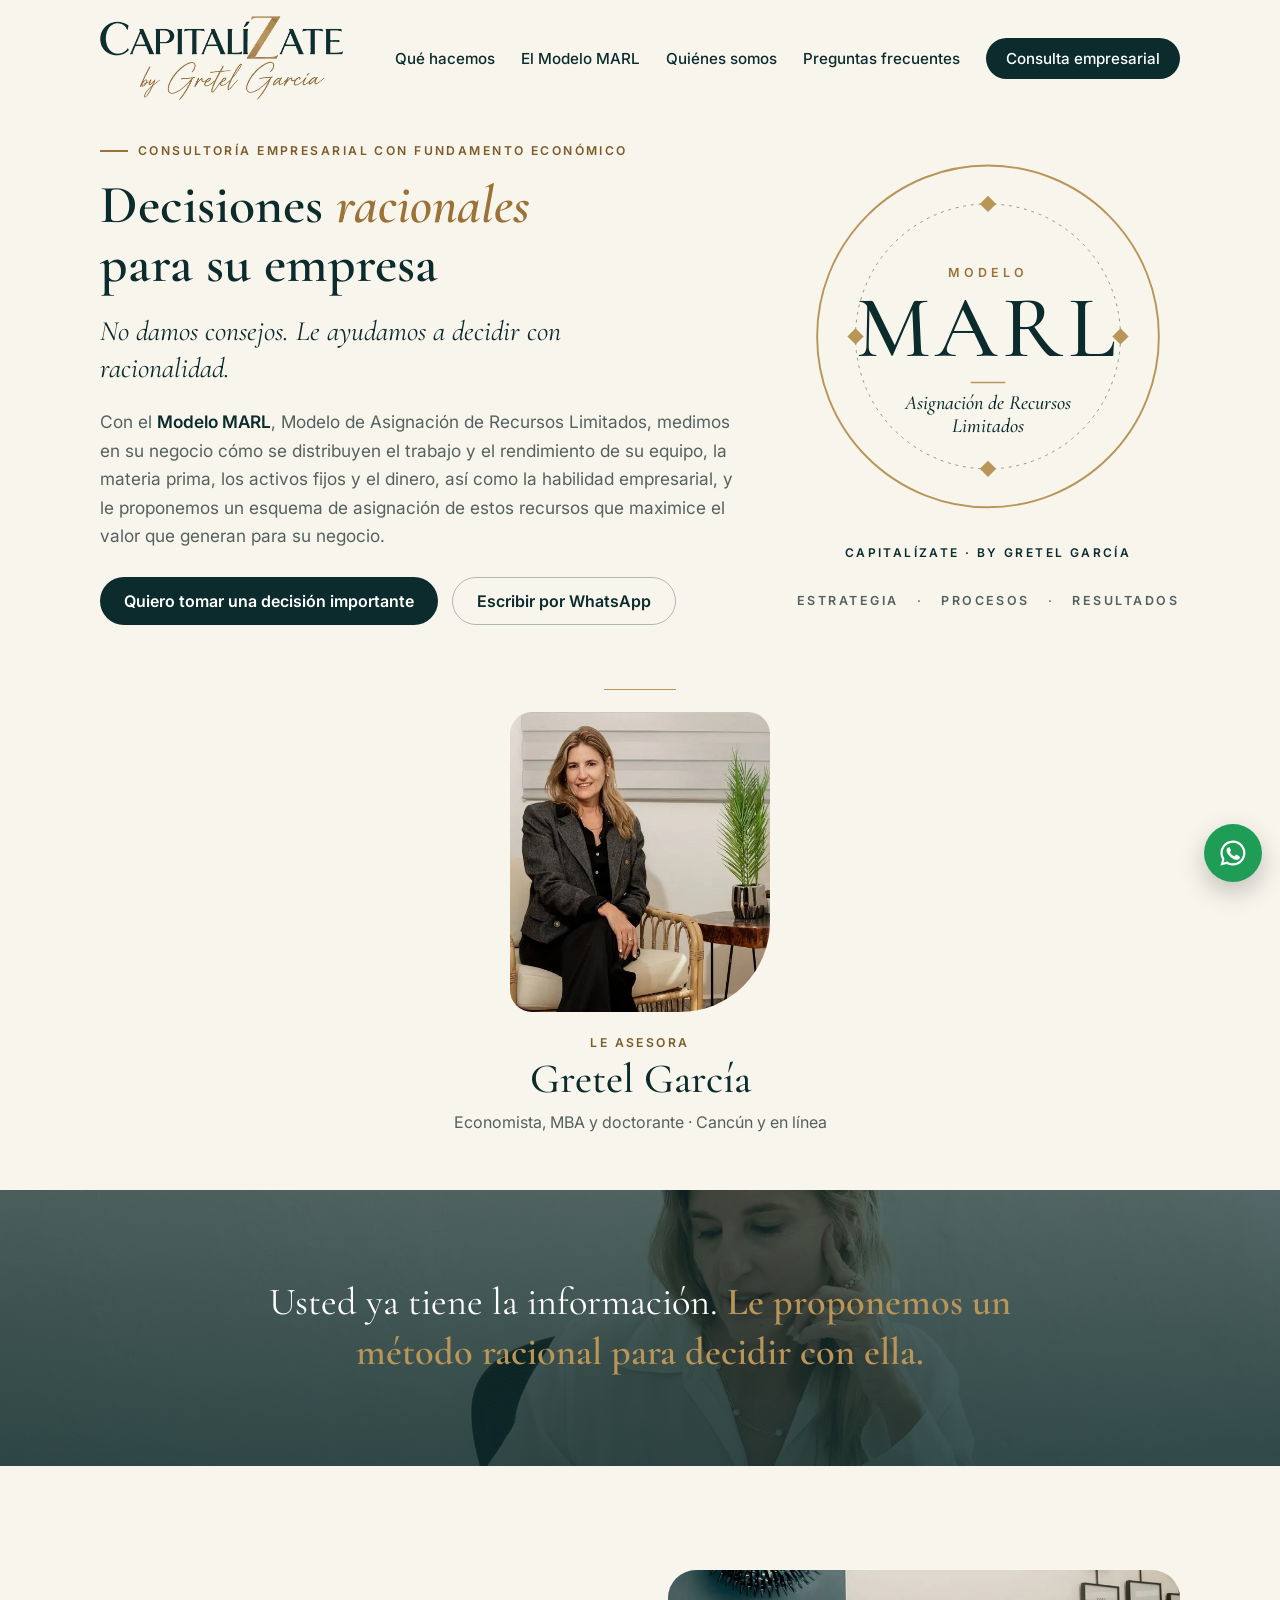
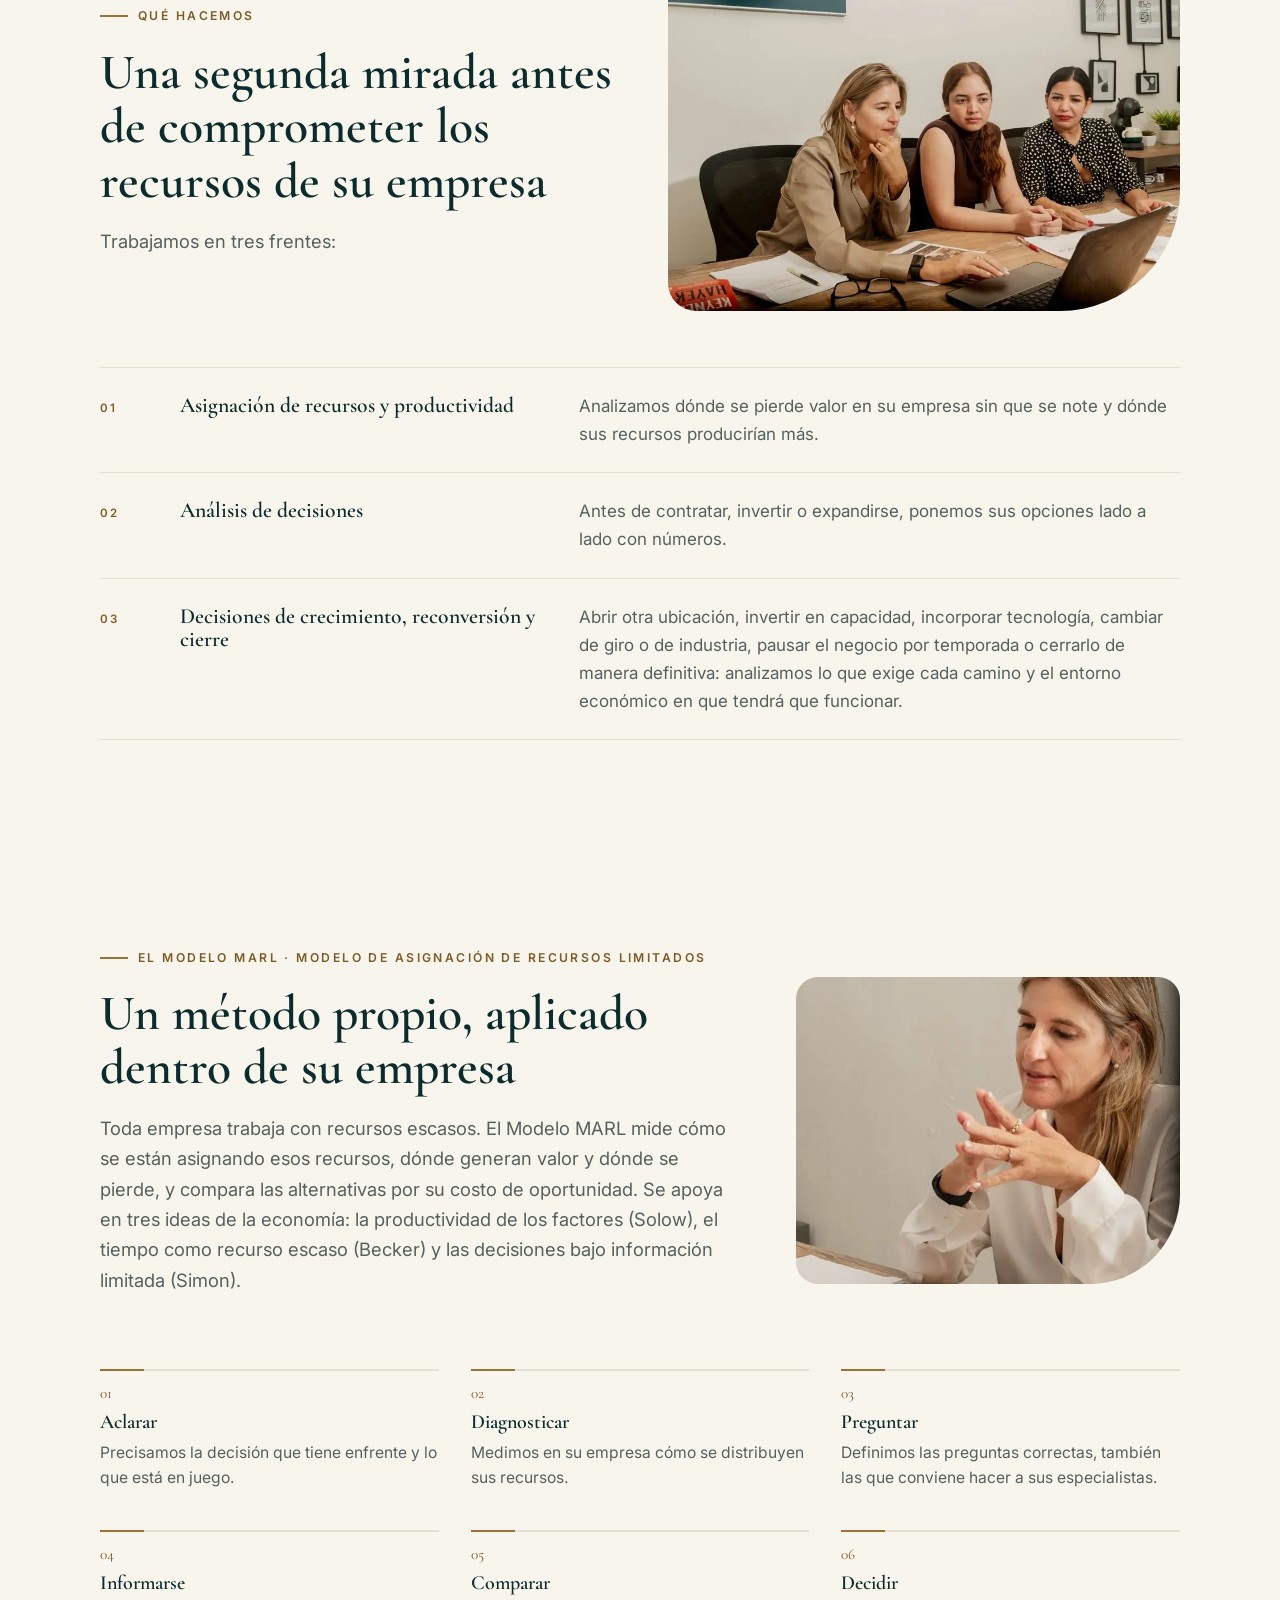
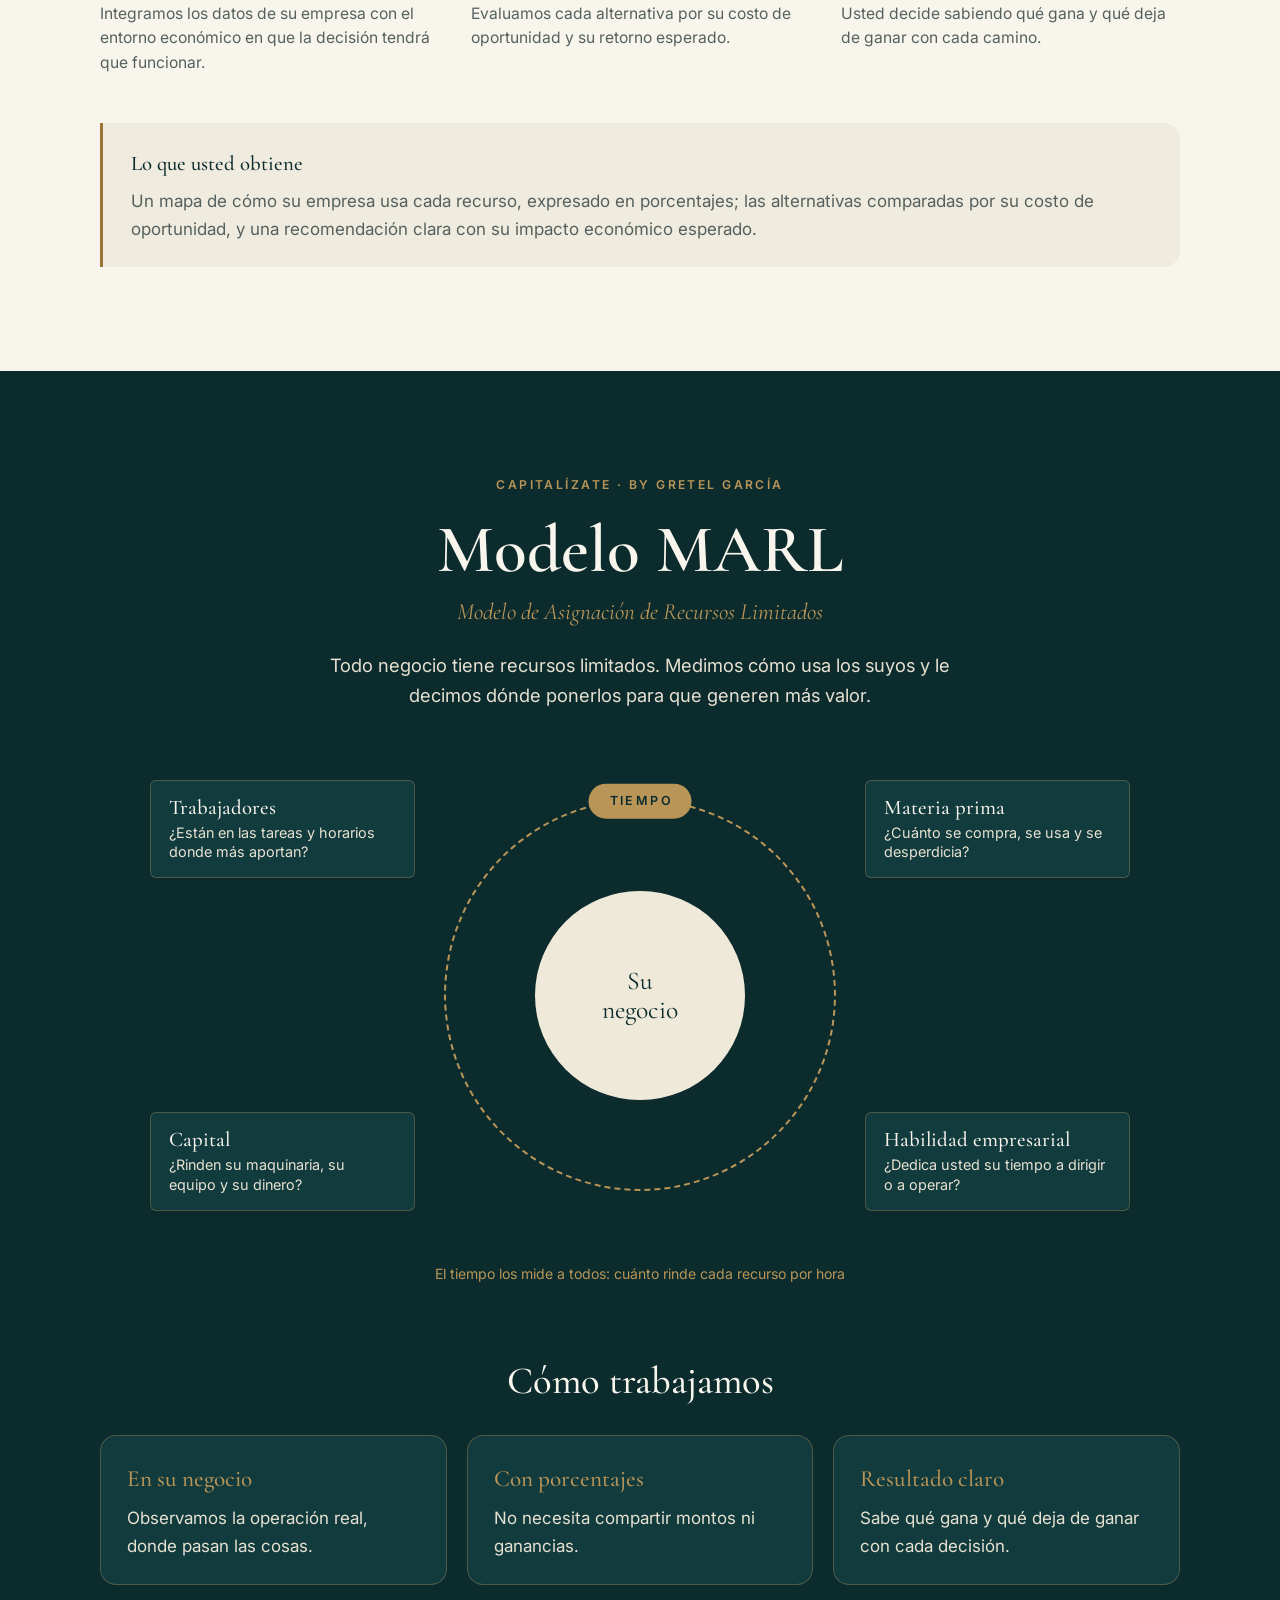
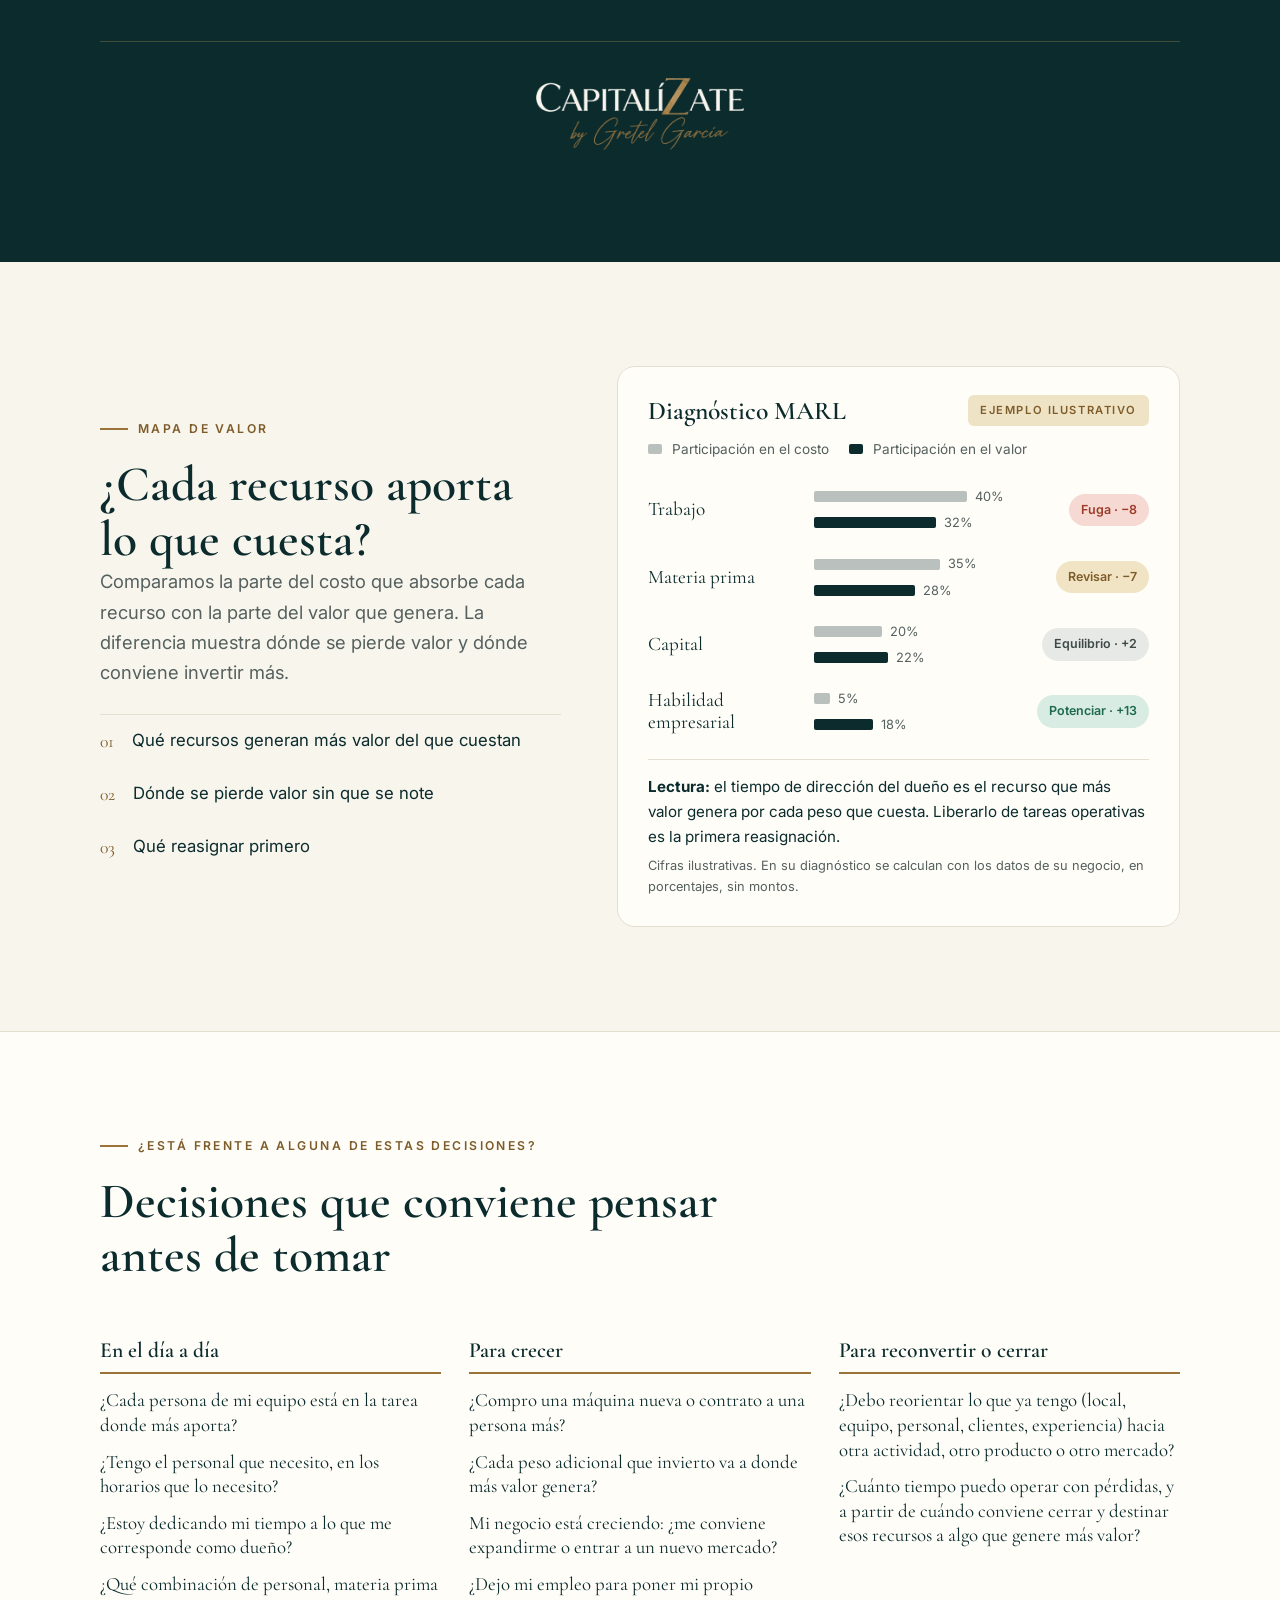
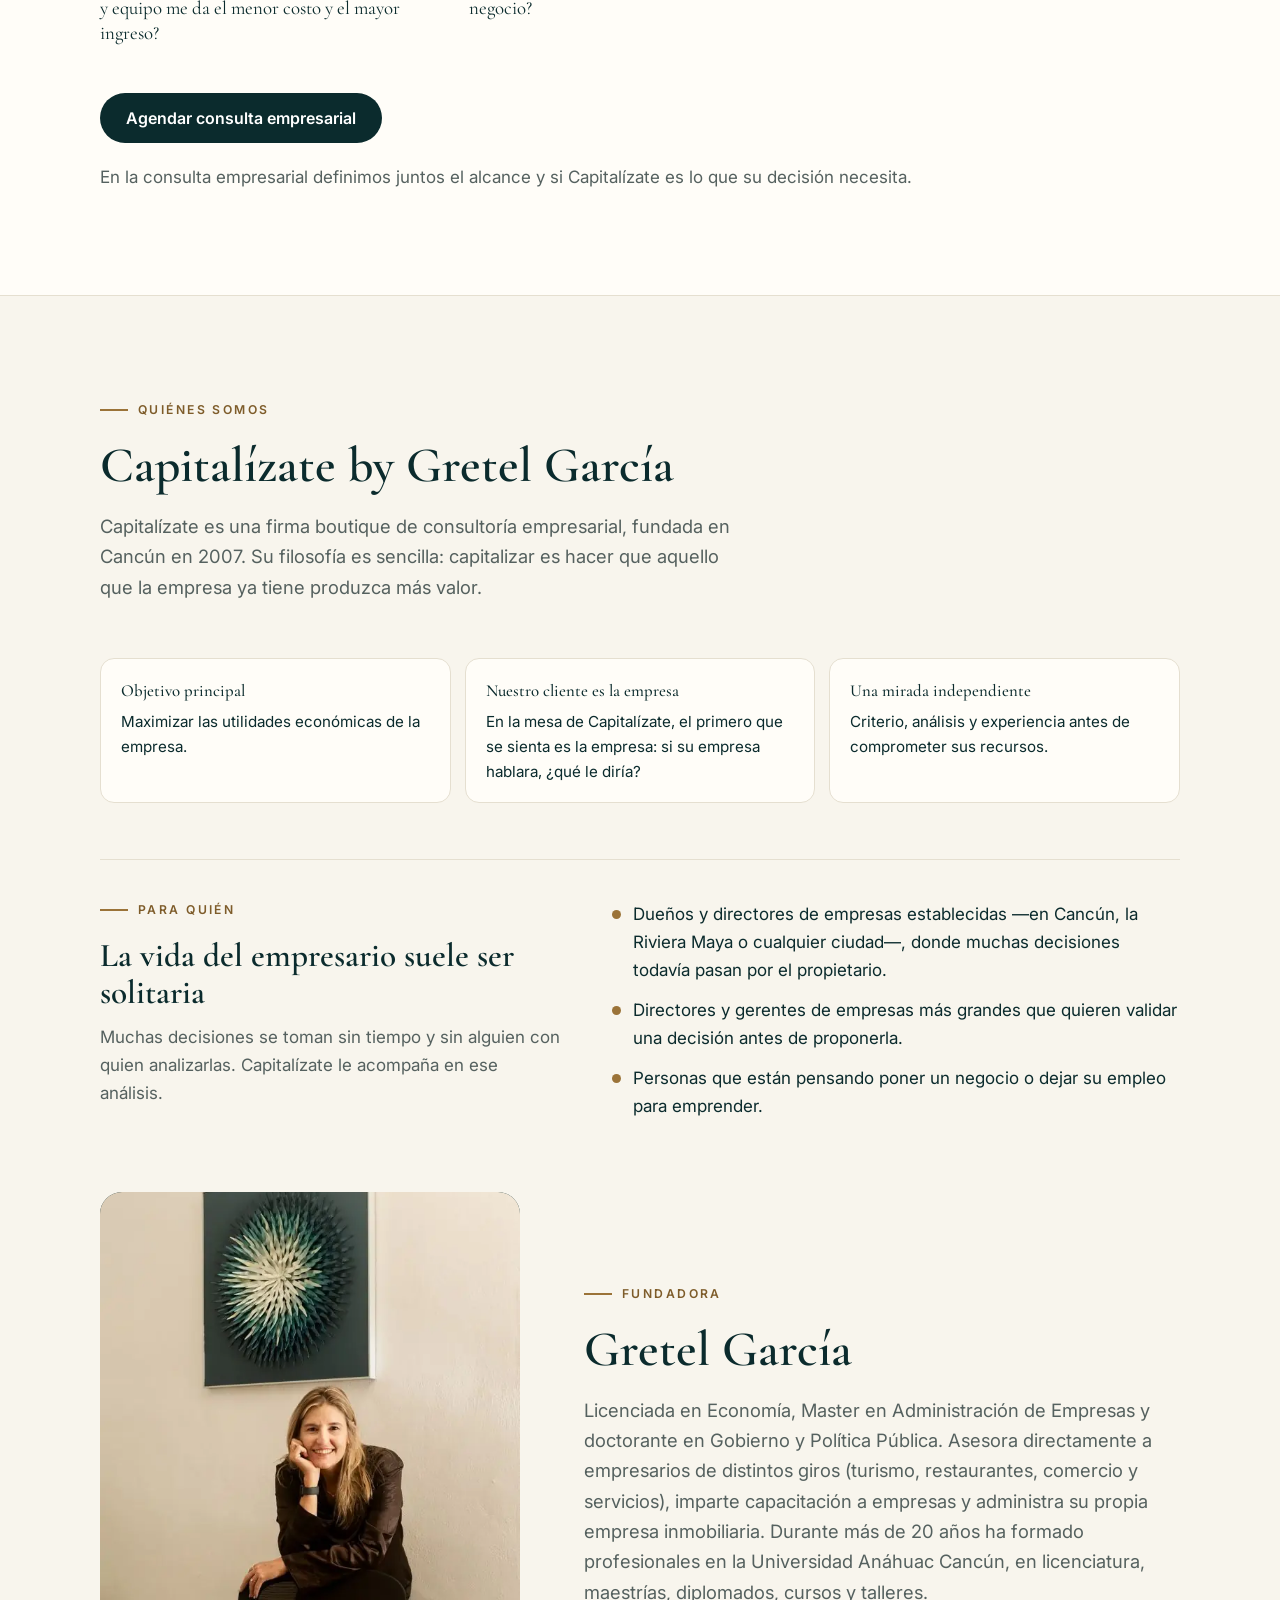
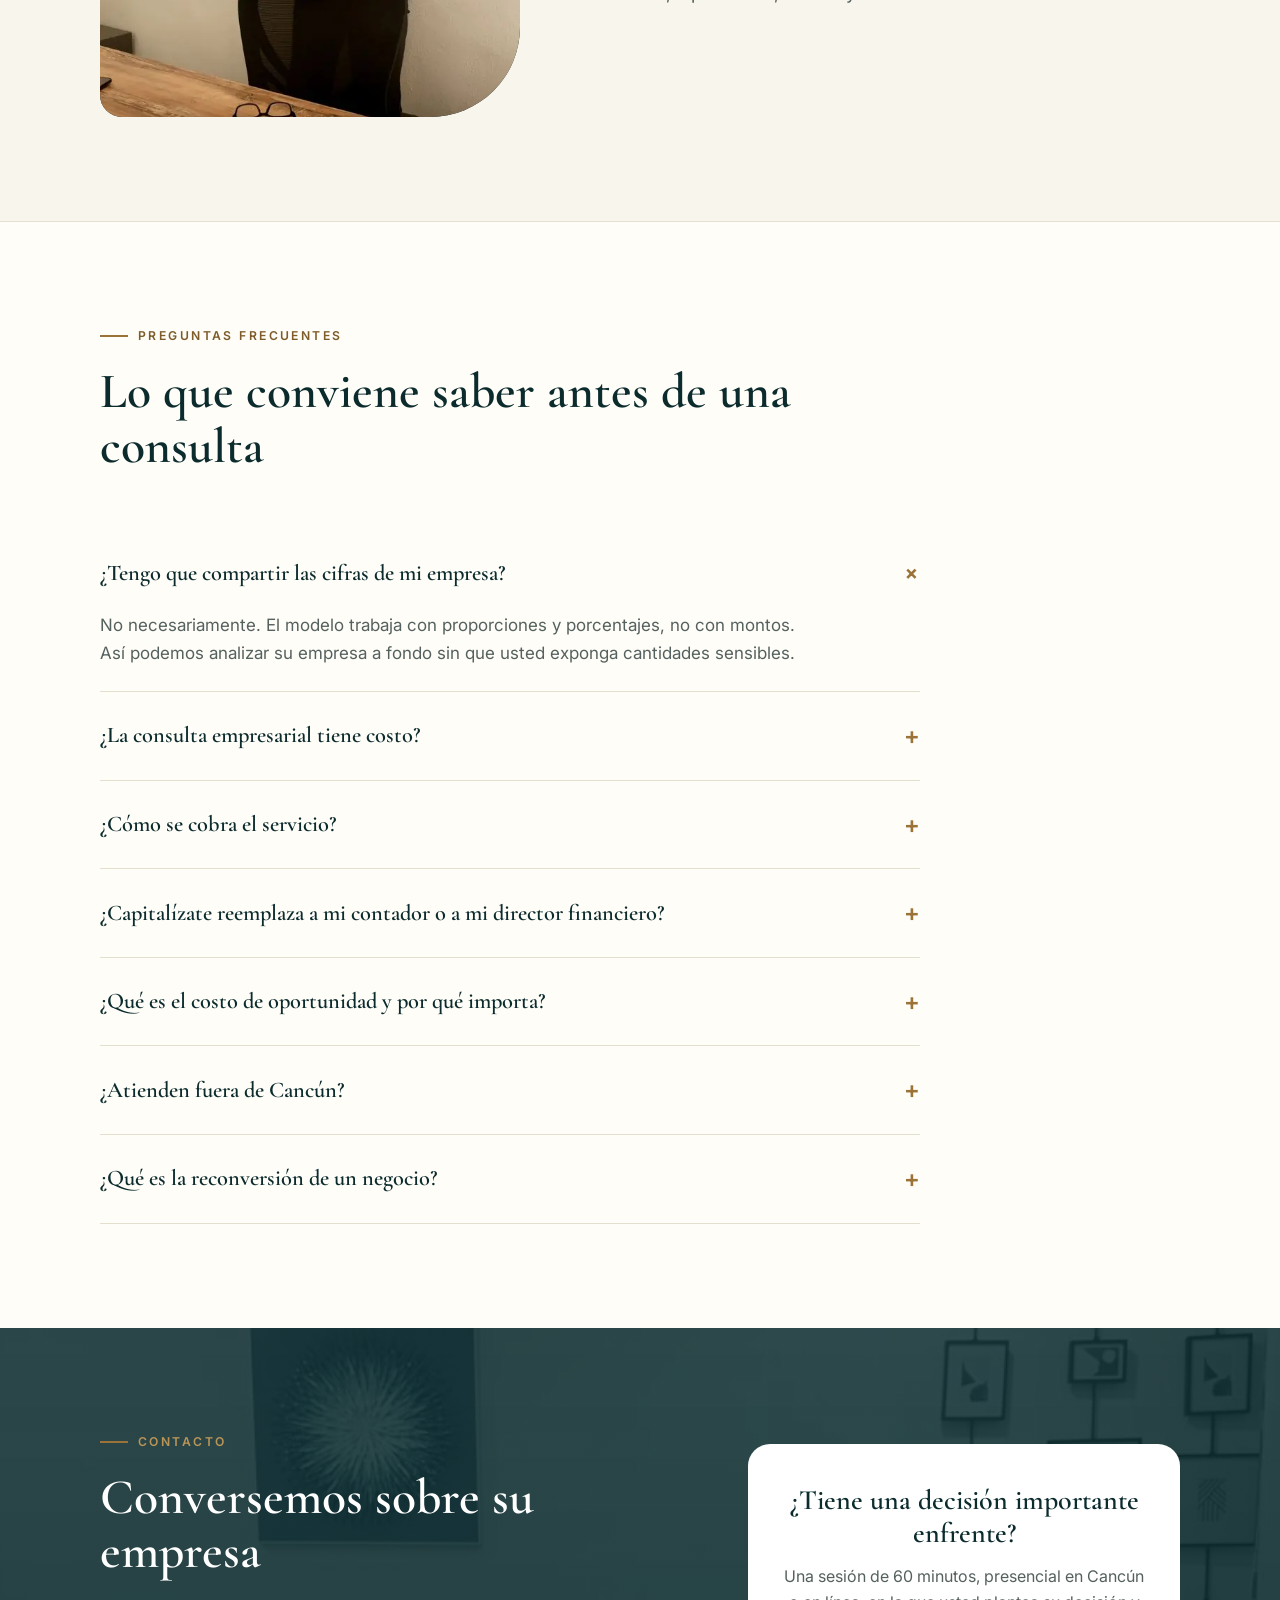
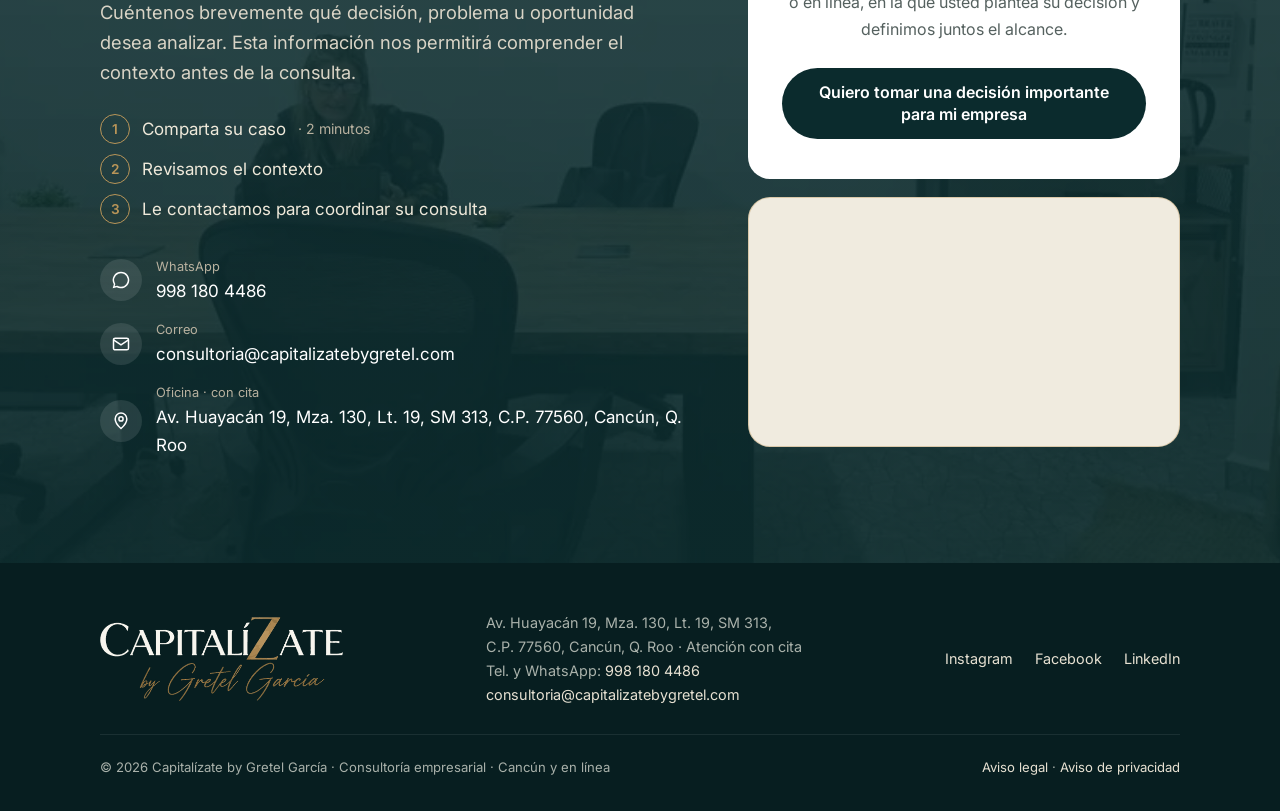
<file: index.html>
<!doctype html>
<html lang="es-MX">
<head>
<!-- Google Tag Manager -->
<script>window.dataLayer=window.dataLayer||[];dataLayer.push({'gtm.start':new Date().getTime(),event:'gtm.js'});(function(){var hecho=false;function cargar(){if(hecho)return;hecho=true;var j=document.createElement('script');j.async=true;j.src='https://www.googletagmanager.com/gtm.js?id=GTM-TL853G56';document.head.appendChild(j);}window.addEventListener('load',function(){setTimeout(cargar,1500);});['scroll','pointerdown','keydown','touchstart'].forEach(function(e){window.addEventListener(e,cargar,{once:true,passive:true});});})();</script>
<!-- End Google Tag Manager -->

<meta charset="utf-8">
<meta name="viewport" content="width=device-width, initial-scale=1">
<title>Consultoría empresarial en Cancún y en línea | Capitalízate</title>
<meta name="description" content="Consultoría empresarial en Cancún y en línea. Con el Modelo MARL analizamos los recursos de su empresa para tomar decisiones racionales.">
<link rel="canonical" href="https://capitalizatebygretel.com/">
<meta name="robots" content="index, follow, max-image-preview:large">
<meta name="author" content="Gretel García">
<meta name="geo.region" content="MX-ROO">
<meta name="geo.placename" content="Cancún, Quintana Roo">
<link rel="alternate" hreflang="es-MX" href="https://capitalizatebygretel.com/">
<link rel="alternate" type="text/plain" title="Resumen para asistentes de IA" href="https://capitalizatebygretel.com/llms.txt">
<meta property="og:type" content="website">
<meta property="og:locale" content="es_MX">
<meta property="og:site_name" content="Capitalízate by Gretel García">
<meta property="og:title" content="Capitalízate by Gretel García · Consultoría empresarial para decisiones económicamente fundamentadas">
<meta property="og:description" content="Con el Modelo MARL (Modelo de Asignación de Recursos Limitados) analizamos los recursos de su empresa para tomar decisiones racionales, con números y no con intuición.">
<meta property="og:url" content="https://capitalizatebygretel.com/">
<meta property="og:image" content="https://capitalizatebygretel.com/assets/og-inicio.jpg">
<meta property="og:image:width" content="1200">
<meta property="og:image:height" content="630">
<meta property="og:image:alt" content="Capitalízate by Gretel García · Consultoría empresarial para decisiones económicamente fundamentadas">
<meta name="twitter:card" content="summary_large_image">
<meta name="twitter:title" content="Capitalízate by Gretel García · Consultoría empresarial para decisiones económicamente fundamentadas">
<meta name="twitter:description" content="Con el Modelo MARL (Modelo de Asignación de Recursos Limitados) analizamos los recursos de su empresa para tomar decisiones racionales, con números y no con intuición.">
<meta name="twitter:image" content="https://capitalizatebygretel.com/assets/og-inicio.jpg">
<link rel="icon" href="assets/favicon.png?v=2">
<link rel="apple-touch-icon" href="assets/apple-touch-icon.png?v=2">
<meta name="theme-color" content="#0b2b2d">
<link rel="preconnect" href="https://fonts.googleapis.com">
<link rel="preconnect" href="https://fonts.gstatic.com" crossorigin>
<link rel="preload" as="style" href="https://fonts.googleapis.com/css2?family=Cormorant+Garamond:ital,wght@0,500;0,600;1,500;1,600&family=Inter:wght@400;500;600&display=swap" onload="this.onload=null;this.rel='stylesheet'">
<noscript><link rel="stylesheet" href="https://fonts.googleapis.com/css2?family=Cormorant+Garamond:ital,wght@0,500;0,600;1,500;1,600&family=Inter:wght@400;500;600&display=swap"></noscript>

<script type="application/ld+json">
{
  "@context": "https://schema.org",
  "@graph": [
    {
      "@type": ["ProfessionalService", "LocalBusiness"],
      "@id": "https://capitalizatebygretel.com/#firma",
      "name": "Capitalízate by Gretel García",
      "alternateName": "Capitalízate",
      "url": "https://capitalizatebygretel.com/",
      "logo": "https://capitalizatebygretel.com/assets/logo-completo.png?v=2",
      "image": "https://capitalizatebygretel.com/assets/og-inicio.jpg",
      "description": "Firma boutique de consultoría empresarial para decisiones económicamente fundamentadas, con sede en Cancún y atención en línea para empresas de cualquier ciudad. Aplica el Modelo MARL (Modelo de Asignación de Recursos Limitados), un método propio para tomar decisiones racionales antes de comprometer los recursos de la empresa, con especialidad en productividad, asignación de recursos y costo de oportunidad. Atiende a dueños y directores de empresas establecidas.",
      "slogan": "Estrategia · Procesos · Resultados",
      "disambiguatingDescription": "Consultoría empresarial para decisiones económicamente fundamentadas",
      "email": "consultoria@capitalizatebygretel.com",
      "telephone": "+52 998 180 4486",
      "priceRange": "$$$",
      "currenciesAccepted": "MXN",
      "areaServed": [{"@type": "City", "name": "Cancún"}, {"@type": "Place", "name": "Riviera Maya"}, {"@type": "City", "name": "Playa del Carmen"}, {"@type": "State", "name": "Quintana Roo"}, {"@type": "Country", "name": "México"}],
      "address": {"@type": "PostalAddress", "streetAddress": "Av. Huayacán 19, Mza. 130, Lt. 19, SM 313", "postalCode": "77560", "addressLocality": "Cancún", "addressRegion": "Quintana Roo", "addressCountry": "MX"},
      "founder": {"@id": "https://capitalizatebygretel.com/#gretel"},
      "foundingDate": "2007",
      "sameAs": ["https://www.instagram.com/capitalizatebygretel/", "https://www.facebook.com/capitalizatebygretel/", "https://www.linkedin.com/in/capitalizate-by-gretel"],
      "knowsAbout": ["Consultoría empresarial", "Productividad empresarial", "Toma de decisiones empresariales", "Asignación de recursos", "Costo de oportunidad", "Rentabilidad", "Estrategia empresarial", "Emprendimiento"],
      "hasOfferCatalog": {
        "@type": "OfferCatalog",
        "name": "Servicios de Capitalízate",
        "itemListElement": [
          {"@type": "Offer", "itemOffered": {"@type": "Service", "name": "Asignación de recursos y productividad", "description": "Analizamos dónde se pierde valor en su empresa sin que se note y dónde sus recursos producirían más."}},
          {"@type": "Offer", "itemOffered": {"@type": "Service", "name": "Análisis de decisiones", "description": "Antes de contratar, invertir o expandirse, ponemos sus opciones lado a lado con números."}},
          {"@type": "Offer", "itemOffered": {"@type": "Service", "name": "Decisiones de crecimiento, reconversión y cierre", "description": "Abrir otra ubicación, invertir en capacidad, incorporar tecnología, cambiar de giro o de industria, pausar el negocio por temporada o cerrarlo de manera definitiva: analizamos lo que exige cada camino y el entorno económico en que tendrá que funcionar."}}
        ]
      }
    },
    {
      "@type": "Person",
      "@id": "https://capitalizatebygretel.com/#gretel",
      "name": "Gretel García Montes de Oca",
      "alternateName": "Gretel García",
      "jobTitle": "Consultora empresarial",
      "description": "Economista, MBA y doctorante. Asesora a empresarios de distintos giros, capacita a empresas y administra su propia empresa inmobiliaria. Durante más de 20 años ha formado profesionales en la Universidad Anáhuac Cancún y diseñado programas académicos y modelos de negocio. Fundadora de Capitalízate (2007).",
      "alumniOf": [{"@type": "CollegeOrUniversity", "name": "Universidad de La Habana"}, {"@type": "CollegeOrUniversity", "name": "Tecnológico de Monterrey"}],
      "worksFor": {"@id": "https://capitalizatebygretel.com/#firma"},
      "knowsAbout": ["Economía aplicada a la empresa", "Productividad", "Asignación de recursos", "Administración de empresas"],
      "address": {"@type": "PostalAddress", "addressLocality": "Cancún", "addressRegion": "Quintana Roo", "addressCountry": "MX"}
    },
    {
      "@type": "WebSite",
      "@id": "https://capitalizatebygretel.com/#sitio",
      "url": "https://capitalizatebygretel.com/",
      "name": "Capitalízate by Gretel García",
      "inLanguage": "es-MX",
      "publisher": {"@id": "https://capitalizatebygretel.com/#firma"}
    }
  ]
}
</script>

<link rel="stylesheet" href="assets/estilos.css?v=34">
</head>
<body>
<!-- Google Tag Manager (noscript) -->
<noscript><iframe src="https://www.googletagmanager.com/ns.html?id=GTM-TL853G56"
height="0" width="0" style="display:none;visibility:hidden"></iframe></noscript>
<!-- End Google Tag Manager (noscript) -->



<header id="top">
  <nav class="wrap nav" aria-label="Principal">
    <a class="brand" href="#top" aria-label="Capitalízate by Gretel García, inicio">
      <img class="logo" src="assets/logo-encabezado.png?v=3" alt="Capitalízate by Gretel García" width="480" height="166">
    </a>
    <button class="burger" aria-label="Abrir menú" aria-expanded="false" aria-controls="menu">
      <svg viewBox="0 0 24 24" fill="none" stroke="currentColor" stroke-width="2" stroke-linecap="round"><path d="M4 7h16M4 12h16M4 17h16"/></svg>
    </button>
    <ul class="menu" id="menu">
      <li><a href="#que-hacemos">Qué hacemos</a></li>
      <li><a href="#modelo-mar">El Modelo MARL</a></li>
      <li><a href="#quienes-somos">Quiénes somos</a></li>
      <li><a href="#preguntas">Preguntas frecuentes</a></li>
      <li><a class="btn btn-primary" data-agenda href="solicitud.html">Consulta empresarial</a></li>
    </ul>
  </nav>
</header>

<main>
  <!-- INICIO -->
  <section class="hero">
    <div class="wrap hero-grid">
      <div>
        <p class="eyebrow">Consultoría empresarial con fundamento económico</p>
        <h1>Decisiones <em>racionales</em> para su empresa</h1>
        <p class="hero-sub">No damos consejos. Le ayudamos a decidir con racionalidad.</p>
        <p class="lead">Con el <strong>Modelo MARL</strong>, Modelo de Asignación de Recursos Limitados, medimos en su negocio cómo se distribuyen el trabajo y el rendimiento de su equipo, la materia prima, los activos fijos y el dinero, así como la habilidad empresarial, y le proponemos un esquema de asignación de estos recursos que maximice el valor que generan para su negocio.</p>
        <div class="actions">
          <a class="btn btn-primary" data-agenda href="solicitud.html">Quiero tomar una decisión importante</a>
          <a class="btn btn-ghost" data-wa href="https://wa.me/529981804486">Escribir por WhatsApp</a>
        </div>
      </div>
      <figure class="hero-seal"><svg viewBox="0 0 400 440" role="img" aria-labelledby="marl-t" class="marl-seal"><title id="marl-t">Modelo MARL · Modelo de Asignación de Recursos Limitados · Capitalízate by Gretel García</title><circle cx="200" cy="190" r="178" fill="none" stroke="#b99558" stroke-width="2"/><circle cx="200" cy="190" r="138" fill="none" stroke="#8c958f" stroke-width="1" stroke-dasharray="3 5"/><rect x="194" y="46" width="12" height="12" transform="rotate(45 200 52)" fill="#b99558"/><rect x="332" y="184" width="12" height="12" transform="rotate(45 338 190)" fill="#b99558"/><rect x="194" y="322" width="12" height="12" transform="rotate(45 200 328)" fill="#b99558"/><rect x="56" y="184" width="12" height="12" transform="rotate(45 62 190)" fill="#b99558"/><text x="200" y="128" text-anchor="middle" class="ms-small">MODELO</text><text x="200" y="210" text-anchor="middle" class="ms-big">MARL</text><line x1="182" y1="238" x2="218" y2="238" stroke="#b99558" stroke-width="1.5"/><text x="200" y="266" text-anchor="middle" class="ms-it">Asignación de Recursos</text><text x="200" y="290" text-anchor="middle" class="ms-it">Limitados</text><text x="200" y="420" text-anchor="middle" class="ms-foot">CAPITALÍZATE · BY GRETEL GARCÍA</text></svg><figcaption class="pillars"><span>ESTRATEGIA</span> <span>PROCESOS</span> <span>RESULTADOS</span></figcaption></figure>
    </div>
    <div class="wrap">
      <div class="hero-who">
        <picture><source type="image/webp" srcset="assets/fotos/gretel-sentada-circulo.webp"><img class="hw-foto" src="assets/fotos/gretel-sentada-circulo.jpg" width="560" height="560" alt="Gretel García sentada en su oficina de Cancún" loading="lazy"></picture>
        <p class="hw-label">Le asesora</p>
        <p class="hw-name">Gretel García</p>
        <p class="hw-meta">Economista, MBA y doctorante · Cancún y en línea</p>
      </div>
    </div>
  </section>

  <!-- CRITERIO -->
  <section class="quote">
    <div class="wrap">
      <blockquote>Usted ya tiene la información. <strong>Le proponemos un método racional para decidir con ella.</strong></blockquote>
    </div>
  </section>

  <!-- QUÉ HACEMOS -->
  <section id="que-hacemos">
    <div class="wrap">
      <div class="head-split">
        <div class="section-head">
        <p class="eyebrow">Qué hacemos</p>
        <h2>Una segunda mirada antes de comprometer los recursos de su empresa</h2>
        <p class="lead">Trabajamos en tres frentes:</p>
      </div>
        <figure class="head-photo head-photo-wide"><picture><source type="image/webp" srcset="assets/fotos/consulta-reunion-tres-900.webp 900w, assets/fotos/consulta-reunion-tres.webp 1800w" sizes="(max-width: 920px) 100vw, 45vw"><img src="assets/fotos/consulta-reunion-tres.jpg" srcset="assets/fotos/consulta-reunion-tres-900.jpg 900w, assets/fotos/consulta-reunion-tres.jpg 1800w" sizes="(max-width: 920px) 100vw, 45vw" width="1800" height="1202" alt="Gretel García trabajando con dos clientas en la mesa de juntas de Capitalízate" loading="lazy"></picture></figure>
      </div>
      <div class="svc-list">
        <article class="svc"><span class="num">01</span><h3>Asignación de recursos y productividad</h3><p>Analizamos dónde se pierde valor en su empresa sin que se note y dónde sus recursos producirían más.</p></article>
        <article class="svc"><span class="num">02</span><h3>Análisis de decisiones</h3><p>Antes de contratar, invertir o expandirse, ponemos sus opciones lado a lado con números.</p></article>
        <article class="svc"><span class="num">03</span><h3>Decisiones de crecimiento, reconversión y cierre</h3><p>Abrir otra ubicación, invertir en capacidad, incorporar tecnología, cambiar de giro o de industria, pausar el negocio por temporada o cerrarlo de manera definitiva: analizamos lo que exige cada camino y el entorno económico en que tendrá que funcionar.</p></article>
      </div>
    </div>
  </section>

  <!-- EL MODELO MAR -->
  <section id="modelo-mar">
    <div class="wrap">
      <div class="head-split marl-split">
        <div class="section-head">
          <p class="eyebrow">El Modelo MARL · Modelo de Asignación de Recursos Limitados</p>
          <h2>Un método propio, aplicado dentro de su empresa</h2>
          <p class="lead">Toda empresa trabaja con recursos escasos. El Modelo MARL mide cómo se están asignando esos recursos, dónde generan valor y dónde se pierde, y compara las alternativas por su costo de oportunidad. Se apoya en tres ideas de la economía: la productividad de los factores (Solow), el tiempo como recurso escaso (Becker) y las decisiones bajo información limitada (Simon).</p>
        </div>
        <figure class="how-photo"><picture><source type="image/webp" srcset="assets/fotos/retrato-manos-conversando-900.webp 600w, assets/fotos/retrato-manos-conversando.webp 1200w" sizes="(max-width: 920px) 100vw, 36vw"><img src="assets/fotos/retrato-manos-conversando.jpg" srcset="assets/fotos/retrato-manos-conversando-900.jpg 600w, assets/fotos/retrato-manos-conversando.jpg 1200w" sizes="(max-width: 920px) 100vw, 36vw" width="1201" height="1800" alt="Gretel García conversando con un cliente en su escritorio" loading="lazy"></picture></figure>
      </div>
      <div class="how-grid">
        <ol class="steps">
          <li><h3>Aclarar</h3><p>Precisamos la decisión que tiene enfrente y lo que está en juego.</p></li>
          <li><h3>Diagnosticar</h3><p>Medimos en su empresa cómo se distribuyen sus recursos.</p></li>
          <li><h3>Preguntar</h3><p>Definimos las preguntas correctas, también las que conviene hacer a sus especialistas.</p></li>
          <li><h3>Informarse</h3><p>Integramos los datos de su empresa con el entorno económico en que la decisión tendrá que funcionar.</p></li>
          <li><h3>Comparar</h3><p>Evaluamos cada alternativa por su costo de oportunidad y su retorno esperado.</p></li>
          <li><h3>Decidir</h3><p>Usted decide sabiendo qué gana y qué deja de ganar con cada camino.</p></li>
        </ol>
      </div>
      <div class="outcome"><strong>Lo que usted obtiene</strong><p>Un mapa de cómo su empresa usa cada recurso, expresado en porcentajes; las alternativas comparadas por su costo de oportunidad, y una recomendación clara con su impacto económico esperado.</p></div>
    </div>
  </section>

  <!-- MODELO MARL (BANDA) -->
  <section class="marl-band" id="mapa-de-valor" aria-labelledby="mb-title">
    <div class="wrap">
      <div class="mb-head">
        <p class="eyebrow">Capitalízate · by Gretel García</p>
        <h2 id="mb-title">Modelo MARL</h2>
        <p class="mb-sub">Modelo de Asignación de Recursos Limitados</p>
        <p class="lead">Todo negocio tiene recursos limitados. Medimos cómo usa los suyos y le decimos dónde ponerlos para que generen más valor.</p>
      </div>
      <figure class="hero-marl mb-map" aria-label="Los cuatro recursos de su negocio y el tiempo, que mide cuánto rinde cada uno">
        <div class="hm-map">
          <div class="hm-ring" aria-hidden="true"><span class="hm-time">TIEMPO</span><span class="hm-core">Su<br>negocio</span></div>
          <div class="hm-card hm-tl"><b>Trabajadores</b>¿Están en las tareas y horarios donde más aportan?</div>
          <div class="hm-card hm-tr"><b>Materia prima</b>¿Cuánto se compra, se usa y se desperdicia?</div>
          <div class="hm-card hm-bl"><b>Capital</b>¿Rinden su maquinaria, su equipo y su dinero?</div>
          <div class="hm-card hm-br"><b>Habilidad empresarial</b>¿Dedica usted su tiempo a dirigir o a operar?</div>
        </div>
        <figcaption>El tiempo los mide a todos: cuánto rinde cada recurso por hora</figcaption>
      </figure>
      <p class="mb-how-title">Cómo trabajamos</p>
      <ul class="mb-how">
        <li><b>En su negocio</b>Observamos la operación real, donde pasan las cosas.</li>
        <li><b>Con porcentajes</b>No necesita compartir montos ni ganancias.</li>
        <li><b>Resultado claro</b>Sabe qué gana y qué deja de ganar con cada decisión.</li>
      </ul>
      <p class="mb-firma"><img src="assets/logo-encabezado-claro.png?v=3" width="480" height="166" alt="Capitalízate by Gretel García" loading="lazy"></p>
    </div>
  </section>

  <!-- DIAGNÓSTICO DE EJEMPLO -->
  <section class="diag" aria-labelledby="dg-title">
    <div class="wrap dg-grid">
      <div>
        <p class="eyebrow">Mapa de valor</p>
        <h2 id="dg-title">¿Cada recurso aporta lo que cuesta?</h2>
        <p class="lead">Comparamos la parte del costo que absorbe cada recurso con la parte del valor que genera. La diferencia muestra dónde se pierde valor y dónde conviene invertir más.</p>
        <ol class="dg-points">
          <li>Qué recursos generan más valor del que cuestan</li>
          <li>Dónde se pierde valor sin que se note</li>
          <li>Qué reasignar primero</li>
        </ol>
      </div>
      <div class="dg-card">
        <div class="dg-top"><h3>Diagnóstico MARL</h3><span class="dg-badge">Ejemplo ilustrativo</span></div>
        <p class="dg-legend"><span class="dg-k dg-cost"></span>Participación en el costo <span class="dg-k dg-val"></span>Participación en el valor</p>
          <div class="dg-row"><span class="dg-name">Trabajo</span><span class="dg-bars"><span class="dg-bar dg-cost" style="--v:40"><i>40%</i></span><span class="dg-bar dg-val" style="--v:32"><i>32%</i></span></span><span class="dg-tag dg-fuga">Fuga · −8</span></div>
          <div class="dg-row"><span class="dg-name">Materia prima</span><span class="dg-bars"><span class="dg-bar dg-cost" style="--v:35"><i>35%</i></span><span class="dg-bar dg-val" style="--v:28"><i>28%</i></span></span><span class="dg-tag dg-revisar">Revisar · −7</span></div>
          <div class="dg-row"><span class="dg-name">Capital</span><span class="dg-bars"><span class="dg-bar dg-cost" style="--v:20"><i>20%</i></span><span class="dg-bar dg-val" style="--v:22"><i>22%</i></span></span><span class="dg-tag dg-equilibrio">Equilibrio · +2</span></div>
          <div class="dg-row"><span class="dg-name">Habilidad empresarial</span><span class="dg-bars"><span class="dg-bar dg-cost" style="--v:5"><i>5%</i></span><span class="dg-bar dg-val" style="--v:18"><i>18%</i></span></span><span class="dg-tag dg-potenciar">Potenciar · +13</span></div>
        <p class="dg-read"><b>Lectura:</b> el tiempo de dirección del dueño es el recurso que más valor genera por cada peso que cuesta. Liberarlo de tareas operativas es la primera reasignación.</p>
        <p class="dg-note">Cifras ilustrativas. En su diagnóstico se calculan con los datos de su negocio, en porcentajes, sin montos.</p>
      </div>
    </div>
  </section>

  <!-- DECISIONES -->
  <section class="questions" aria-labelledby="q-title">
    <div class="wrap">
      <div class="section-head">
        <p class="eyebrow">¿Está frente a alguna de estas decisiones?</p>
        <h2 id="q-title">Decisiones que conviene pensar antes de tomar</h2>
      </div>
      <div class="q-blocks">
        <div class="q-block"><h3>En el día a día</h3><ul><li>¿Cada persona de mi equipo está en la tarea donde más aporta?</li><li>¿Tengo el personal que necesito, en los horarios que lo necesito?</li><li>¿Estoy dedicando mi tiempo a lo que me corresponde como dueño?</li><li>¿Qué combinación de personal, materia prima y equipo me da el menor costo y el mayor ingreso?</li></ul></div>
        <div class="q-block"><h3>Para crecer</h3><ul><li>¿Compro una máquina nueva o contrato a una persona más?</li><li>¿Cada peso adicional que invierto va a donde más valor genera?</li><li>Mi negocio está creciendo: ¿me conviene expandirme o entrar a un nuevo mercado?</li><li>¿Dejo mi empleo para poner mi propio negocio?</li></ul></div>
        <div class="q-block"><h3>Para reconvertir o cerrar</h3><ul><li>¿Debo reorientar lo que ya tengo (local, equipo, personal, clientes, experiencia) hacia otra actividad, otro producto o otro mercado?</li><li>¿Cuánto tiempo puedo operar con pérdidas, y a partir de cuándo conviene cerrar y destinar esos recursos a algo que genere más valor?</li></ul></div>
      </div>
      <div class="q-cta">
        <a class="btn btn-primary" data-agenda href="solicitud.html">Agendar consulta empresarial</a>
        <p>En la consulta empresarial definimos juntos el alcance y si Capitalízate es lo que su decisión necesita.</p>
      </div>
    </div>
  </section>


  <!-- QUIÉNES SOMOS Y PARA QUIÉN -->
  <section class="about" id="quienes-somos">
    <div class="wrap">
      <div class="section-head firm-head">
        <p class="eyebrow">Quiénes somos</p>
        <h2>Capitalízate by Gretel García</h2>
        <p class="lead">Capitalízate es una firma boutique de consultoría empresarial, fundada en Cancún en 2007. Su filosofía es sencilla: capitalizar es hacer que aquello que la empresa ya tiene produzca más valor.</p>
      </div>
      <ul class="firm-points">
        <li><b>Objetivo principal</b>Maximizar las utilidades económicas de la empresa.</li>
        <li><b>Nuestro cliente es la empresa</b>En la mesa de Capitalízate, el primero que se sienta es la empresa: si su empresa hablara, ¿qué le diría?</li>
        <li><b>Una mirada independiente</b>Criterio, análisis y experiencia antes de comprometer sus recursos.</li>
      </ul>
      <div class="fw-merge">
        <div>
          <p class="eyebrow">Para quién</p>
          <h3>La vida del empresario suele ser solitaria</h3>
          <p>Muchas decisiones se toman sin tiempo y sin alguien con quien analizarlas. Capitalízate le acompaña en ese análisis.</p>
        </div>
        <ul class="checks">
          <li>Dueños y directores de empresas establecidas —en Cancún, la Riviera Maya o cualquier ciudad—, donde muchas decisiones todavía pasan por el propietario.</li>
          <li>Directores y gerentes de empresas más grandes que quieren validar una decisión antes de proponerla.</li>
          <li>Personas que están pensando poner un negocio o dejar su empleo para emprender.</li>
        </ul>
      </div>
    </div>
    <div class="wrap about-grid" id="gretel">
      <figure class="portrait"><picture><source type="image/webp" srcset="assets/fotos/retrato-apoyada-silla-900.webp 600w, assets/fotos/retrato-apoyada-silla.webp 1200w" sizes="(max-width: 920px) 90vw, 40vw"><img src="assets/fotos/retrato-apoyada-silla.jpg" srcset="assets/fotos/retrato-apoyada-silla-900.jpg 600w, assets/fotos/retrato-apoyada-silla.jpg 1200w" sizes="(max-width: 920px) 90vw, 40vw" width="1201" height="1800" alt="Retrato de Gretel García, fundadora de Capitalízate" loading="lazy"></picture></figure>
      <div>
        <p class="eyebrow">Fundadora</p>
        <h2>Gretel García</h2>
        <p class="lead" style="margin-top:18px">Licenciada en Economía, Master en Administración de Empresas y doctorante en Gobierno y Política Pública. Asesora directamente a empresarios de distintos giros (turismo, restaurantes, comercio y servicios), imparte capacitación a empresas y administra su propia empresa inmobiliaria. Durante más de 20 años ha formado profesionales en la Universidad Anáhuac Cancún, en licenciatura, maestrías, diplomados, cursos y talleres.</p><!-- PENDIENTE: síntesis de Gretel -->
      </div>
    </div>
  </section>


  <!-- PREGUNTAS FRECUENTES -->
  <section id="preguntas">
    <div class="wrap">
      <div class="section-head">
        <p class="eyebrow">Preguntas frecuentes</p>
        <h2>Lo que conviene saber antes de una consulta</h2>
      </div>
      <div class="faq">
        <details open>
          <summary>¿Tengo que compartir las cifras de mi empresa?</summary>
          <p>No necesariamente. El modelo trabaja con proporciones y porcentajes, no con montos. Así podemos analizar su empresa a fondo sin que usted exponga cantidades sensibles.</p>
        </details>
        <details>
          <summary>¿La consulta empresarial tiene costo?</summary>
          <p>Sí. En ella usted plantea su decisión y definimos juntos el alcance. El costo se le informa al agendar.</p>
        </details>
        <details>
          <summary>¿Cómo se cobra el servicio?</summary>
          <p>Capitalízate cobra por el valor de su trabajo, no por hora. Después de la consulta empresarial se propone el alcance y los honorarios de acuerdo con la decisión y lo que está en juego para su empresa.</p>
        </details>
        <details>
          <summary>¿Capitalízate reemplaza a mi contador o a mi director financiero?</summary>
          <p>No. Capitalízate no sustituye a sus especialistas: analiza sus decisiones desde su impacto económico, le ayuda a formular las preguntas correctas e integra sus respuestas en una decisión empresarial completa.</p>
        </details>
        <details>
          <summary>¿Qué es el costo de oportunidad y por qué importa?</summary>
          <p>Es el valor de lo que su empresa deja de obtener al elegir una opción en lugar de otra. Considerarlo evita decisiones que parecen convenientes pero terminan costando más.</p>
        </details>
        <details>
          <summary>¿Atienden fuera de Cancún?</summary>
          <p>Sí. Capitalízate tiene su oficina en Cancún, pero atiende en línea a empresas de cualquier ciudad de México y del extranjero.</p>
        </details>
        <details>
          <summary>¿Qué es la reconversión de un negocio?</summary>
          <p>Es transformar el negocio para que siga siendo viable cuando lo que hacía ya no funciona igual. No es cerrar ni empezar de cero: es reorientar lo que ya tiene (local, equipo, personal, clientes, experiencia) hacia otra actividad, otro producto, otro mercado o otra forma de trabajar. Por ejemplo, en Cancún: un restaurante que pasa del servicio en mesa a cocina para entregas a domicilio; una tienda que deja de vender ropa a turistas para atender a residentes; una estética que suma venta de productos y cursos; o un negocio que adopta inteligencia artificial y cambia cómo trabaja su equipo.</p>
        </details>
      </div>
    </div>
  </section>

  <!-- CONTACTO -->
  <section class="contact" id="contacto">
    <div class="wrap contact-grid">
      <div>
        <p class="eyebrow">Contacto</p>
        <h2>Conversemos sobre su empresa</h2>
        <p class="lead">Cuéntenos brevemente qué decisión, problema u oportunidad desea analizar. Esta información nos permitirá comprender el contexto antes de la consulta.</p>
        <ol class="apply-steps">
          <li>Comparta su caso <span>· 2 minutos</span></li>
          <li>Revisamos el contexto</li>
          <li>Le contactamos para coordinar su consulta</li>
        </ol>
        <ul class="channels">
          <li><a data-wa href="https://wa.me/529981804486"><span class="ic"><svg viewBox="0 0 24 24" fill="currentColor" aria-hidden="true"><path d="M12 2a10 10 0 0 0-8.6 15.1L2 22l5-1.3A10 10 0 1 0 12 2Zm0 18.2c-1.5 0-3-.4-4.3-1.2l-.3-.2-3 .8.8-2.9-.2-.3A8.2 8.2 0 1 1 12 20.2Z"/></svg></span><span><small>WhatsApp</small>998 180 4486</span></a></li>
          <li><a href="mailto:consultoria@capitalizatebygretel.com"><span class="ic"><svg viewBox="0 0 24 24" fill="none" stroke="currentColor" stroke-width="1.8" aria-hidden="true"><rect x="3" y="5" width="18" height="14" rx="2"/><path d="m3 7 9 6 9-6"/></svg></span><span><small>Correo</small>consultoria@capitalizatebygretel.com</span></a></li>
          <li><a href="https://www.google.com/maps/search/?api=1&amp;query=Av.%20Huayac%C3%A1n%2019%2C%20Canc%C3%BAn%2C%20Quintana%20Roo" target="_blank" rel="noopener"><span class="ic"><svg viewBox="0 0 24 24" fill="none" stroke="currentColor" stroke-width="1.8" aria-hidden="true"><path d="M12 21s-7-6.2-7-11.5a7 7 0 0 1 14 0C19 14.8 12 21 12 21Z"/><circle cx="12" cy="9.5" r="2.5"/></svg></span><span><small>Oficina · con cita</small>Av. Huayacán 19, Mza. 130, Lt. 19, SM 313, C.P. 77560, Cancún, Q. Roo</span></a></li>
        </ul>
      </div>
      <div class="contact-side">
        <div class="cta-card">
        <h3>¿Tiene una decisión importante enfrente?</h3>
        <p>Una sesión de 60 minutos, presencial en Cancún o en línea, en la que usted plantea su decisión y definimos juntos el alcance.</p>
        <a class="btn btn-primary btn-wrap" data-agenda href="solicitud.html">Quiero tomar una decisión importante para mi empresa</a>
      </div>
        <div class="map-embed"><iframe title="Mapa: oficina de Capitalízate, Av. Huayacán 19, Cancún" src="https://www.google.com/maps?q=Av.%20Huayac%C3%A1n%2019%2C%20Canc%C3%BAn%2C%20Quintana%20Roo&amp;output=embed" loading="lazy" referrerpolicy="no-referrer-when-downgrade" allowfullscreen></iframe></div>
      </div>
      
    </div>
  </section>
</main>


<footer>
  <div class="wrap">
    <div class="foot">
      <a class="brand" href="#top"><img class="logo logo-foot" src="assets/logo-encabezado-claro.png?v=3" alt="Capitalízate by Gretel García" width="480" height="166"></a>
      <address class="foot-contact">
        Av. Huayacán 19, Mza. 130, Lt. 19, SM 313,<br>C.P. 77560, Cancún, Q. Roo · Atención con cita<br>
        Tel. y WhatsApp: <a href="tel:+529981804486">998 180 4486</a><br>
        <a href="mailto:consultoria@capitalizatebygretel.com">consultoria@capitalizatebygretel.com</a>
      </address>
      <ul class="foot-links">
        <li><a href="https://www.instagram.com/capitalizatebygretel/" target="_blank" rel="noopener">Instagram</a></li>
        <li><a href="https://www.facebook.com/capitalizatebygretel/" target="_blank" rel="noopener">Facebook</a></li>
        <li><a href="https://www.linkedin.com/in/capitalizate-by-gretel" target="_blank" rel="noopener">LinkedIn</a></li>
      </ul>
    </div>
    <div class="legal">
      <span>© <span id="y">2026</span> Capitalízate by Gretel García · Consultoría empresarial · Cancún y en línea</span>
      <span><a href="aviso-legal.html">Aviso legal</a> · <a href="aviso-de-privacidad.html">Aviso de privacidad</a></span>
    </div>
  </div>
</footer>

<a class="wa-float" data-wa href="https://wa.me/529981804486" aria-label="Escribir por WhatsApp">
  <svg viewBox="0 0 24 24" fill="currentColor" aria-hidden="true"><path d="M12 2a10 10 0 0 0-8.6 15.1L2 22l5-1.3A10 10 0 1 0 12 2Zm0 18.2c-1.5 0-3-.4-4.3-1.2l-.3-.2-3 .8.8-2.9-.2-.3A8.2 8.2 0 1 1 12 20.2Zm4.5-6.1c-.2-.1-1.5-.7-1.7-.8-.2-.1-.4-.1-.6.1l-.8 1c-.1.2-.3.2-.5.1a6.7 6.7 0 0 1-3.3-2.9c-.3-.4.3-.4.7-1.4.1-.2 0-.3 0-.4l-.8-1.9c-.2-.5-.4-.4-.6-.4h-.5a1 1 0 0 0-.7.3 3 3 0 0 0-.9 2.2 5.2 5.2 0 0 0 1.1 2.7 11.8 11.8 0 0 0 4.5 4c1.7.7 2.3.8 3.2.7.5-.1 1.5-.6 1.8-1.2.2-.6.2-1.1.1-1.2l-.5-.3Z"/></svg>
</a>

<script type="application/ld+json">
{
  "@context": "https://schema.org",
  "@type": "FAQPage",
  "mainEntity": [
    {
      "@type": "Question",
      "name": "¿Tengo que compartir las cifras de mi empresa?",
      "acceptedAnswer": {
        "@type": "Answer",
        "text": "No necesariamente. El modelo trabaja con proporciones y porcentajes, no con montos. Así podemos analizar su empresa a fondo sin que usted exponga cantidades sensibles."
      }
    },
    {
      "@type": "Question",
      "name": "¿La consulta empresarial tiene costo?",
      "acceptedAnswer": {
        "@type": "Answer",
        "text": "Sí. En ella usted plantea su decisión y definimos juntos el alcance. El costo se le informa al agendar."
      }
    },
    {
      "@type": "Question",
      "name": "¿Cómo se cobra el servicio?",
      "acceptedAnswer": {
        "@type": "Answer",
        "text": "Capitalízate cobra por el valor de su trabajo, no por hora. Después de la consulta empresarial se propone el alcance y los honorarios de acuerdo con la decisión y lo que está en juego para su empresa."
      }
    },
    {
      "@type": "Question",
      "name": "¿Capitalízate reemplaza a mi contador o a mi director financiero?",
      "acceptedAnswer": {
        "@type": "Answer",
        "text": "No. Capitalízate no sustituye a sus especialistas: analiza sus decisiones desde su impacto económico, le ayuda a formular las preguntas correctas e integra sus respuestas en una decisión empresarial completa."
      }
    },
    {
      "@type": "Question",
      "name": "¿Qué es el costo de oportunidad y por qué importa?",
      "acceptedAnswer": {
        "@type": "Answer",
        "text": "Es el valor de lo que su empresa deja de obtener al elegir una opción en lugar de otra. Considerarlo evita decisiones que parecen convenientes pero terminan costando más."
      }
    },
    {
      "@type": "Question",
      "name": "¿Atienden fuera de Cancún?",
      "acceptedAnswer": {
        "@type": "Answer",
        "text": "Sí. Capitalízate tiene su oficina en Cancún, pero atiende en línea a empresas de cualquier ciudad de México y del extranjero."
      }
    },
    {
      "@type": "Question",
      "name": "¿Qué es la reconversión de un negocio?",
      "acceptedAnswer": {
        "@type": "Answer",
        "text": "Es transformar el negocio para que siga siendo viable cuando lo que hacía ya no funciona igual. No es cerrar ni empezar de cero: es reorientar lo que ya tiene (local, equipo, personal, clientes, experiencia) hacia otra actividad, otro producto, otro mercado o otra forma de trabajar. Por ejemplo, en Cancún: un restaurante que pasa del servicio en mesa a cocina para entregas a domicilio; una tienda que deja de vender ropa a turistas para atender a residentes; una estética que suma venta de productos y cursos; o un negocio que adopta inteligencia artificial y cambia cómo trabaja su equipo."
      }
    }
  ]
}
</script>
<script src="assets/sitio.js?v=9"></script>
</body>
</html>
</file>
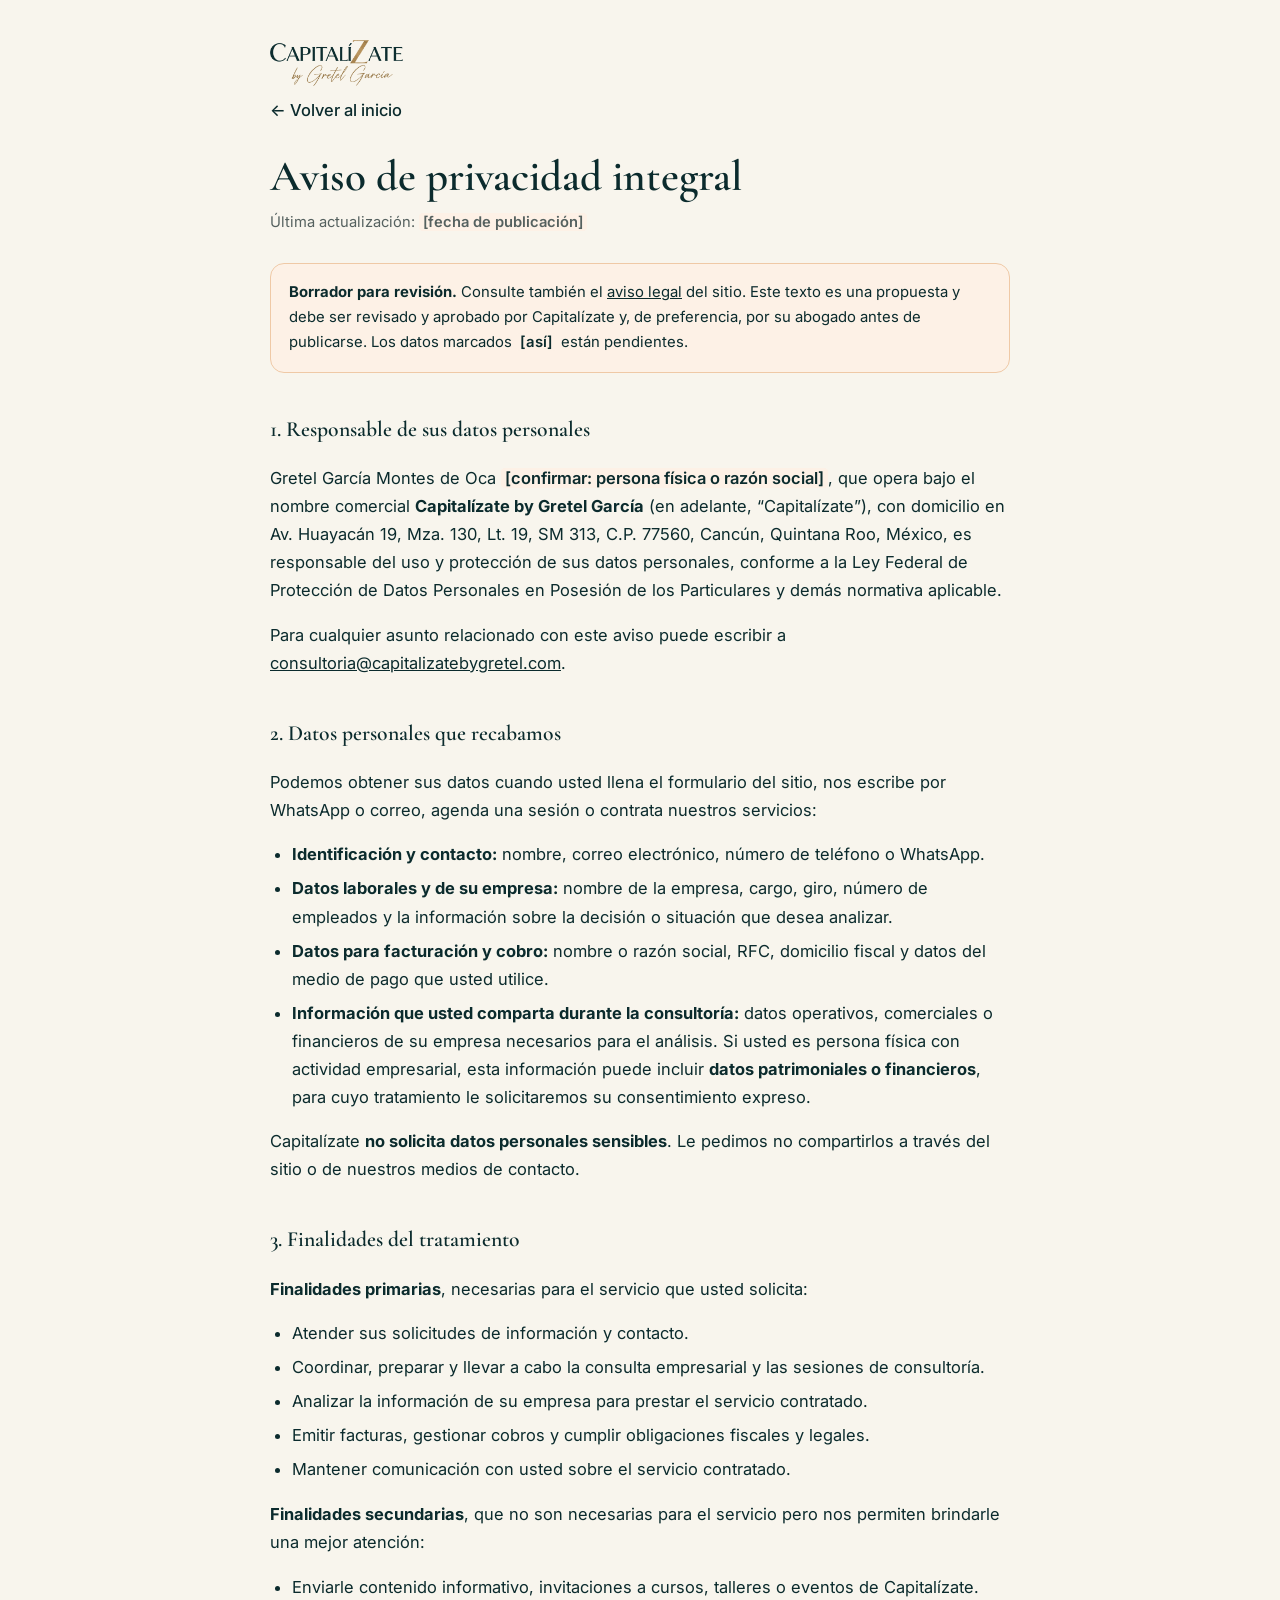
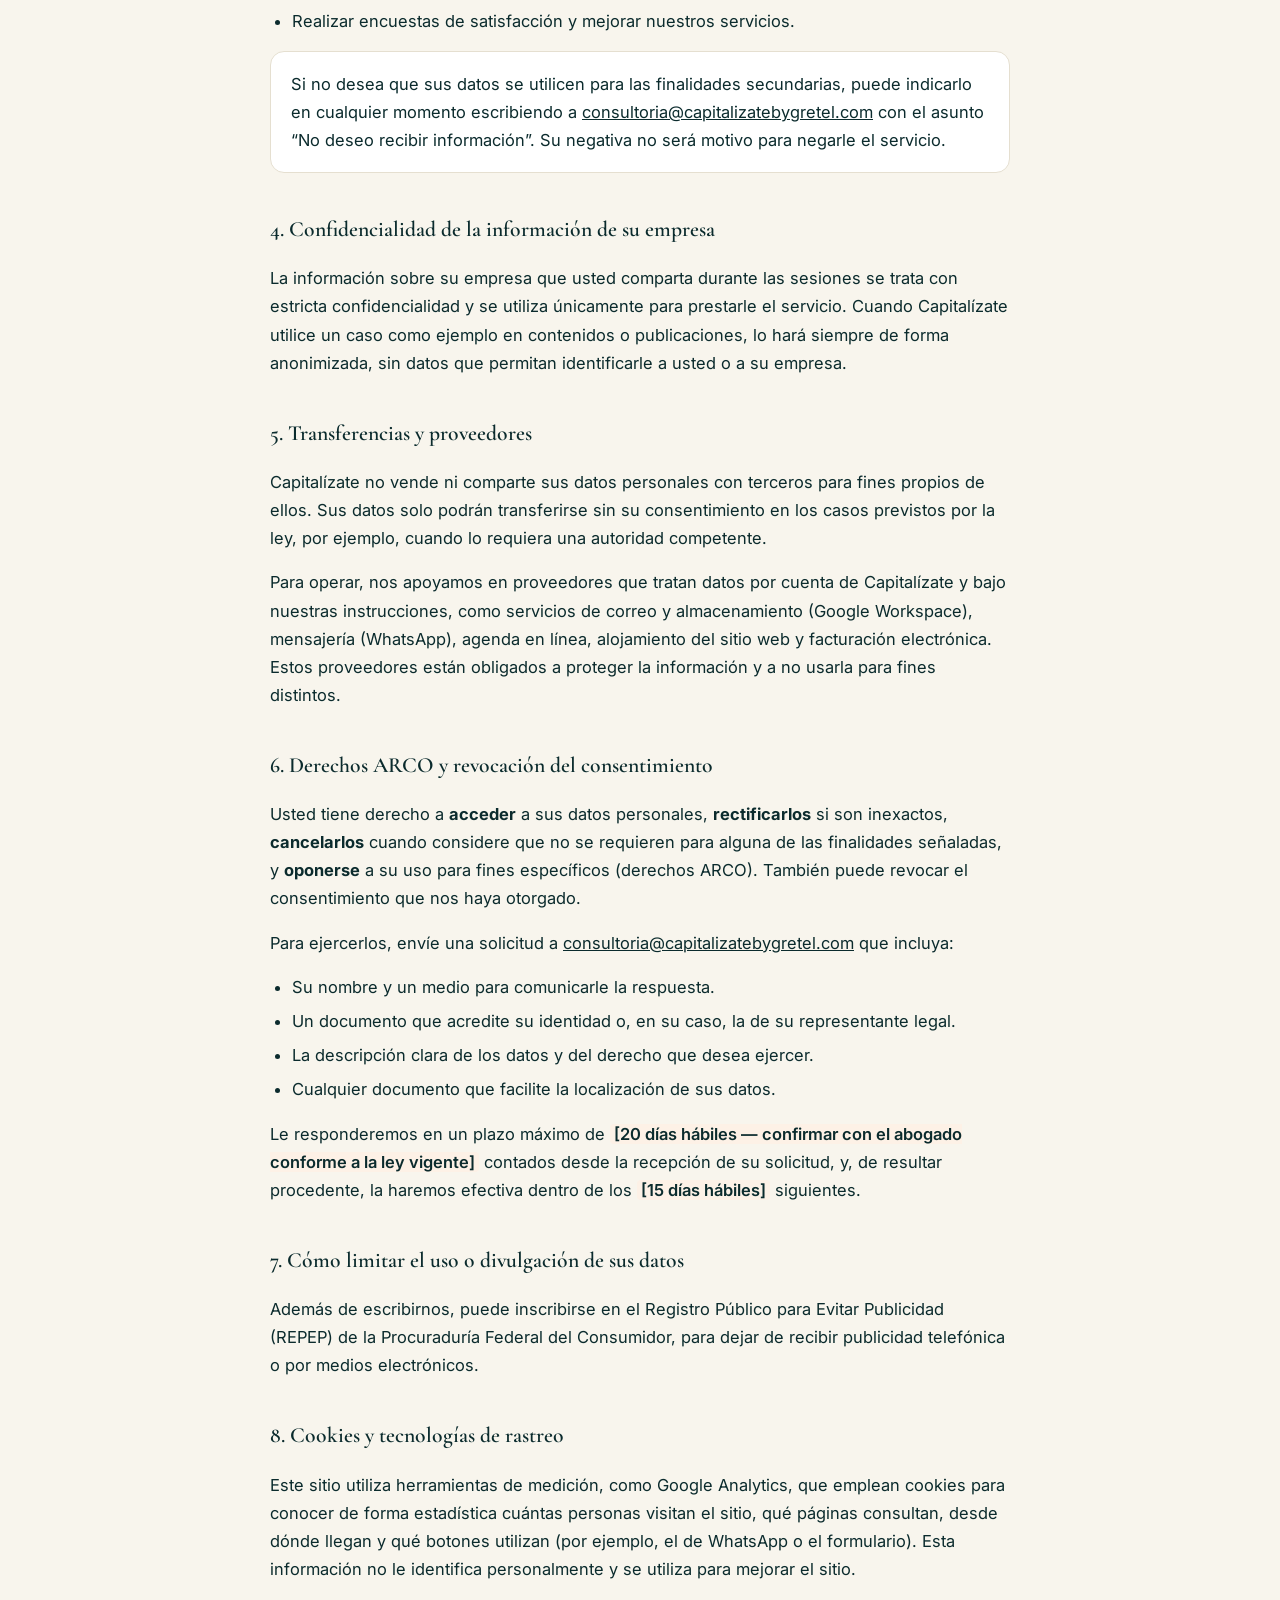
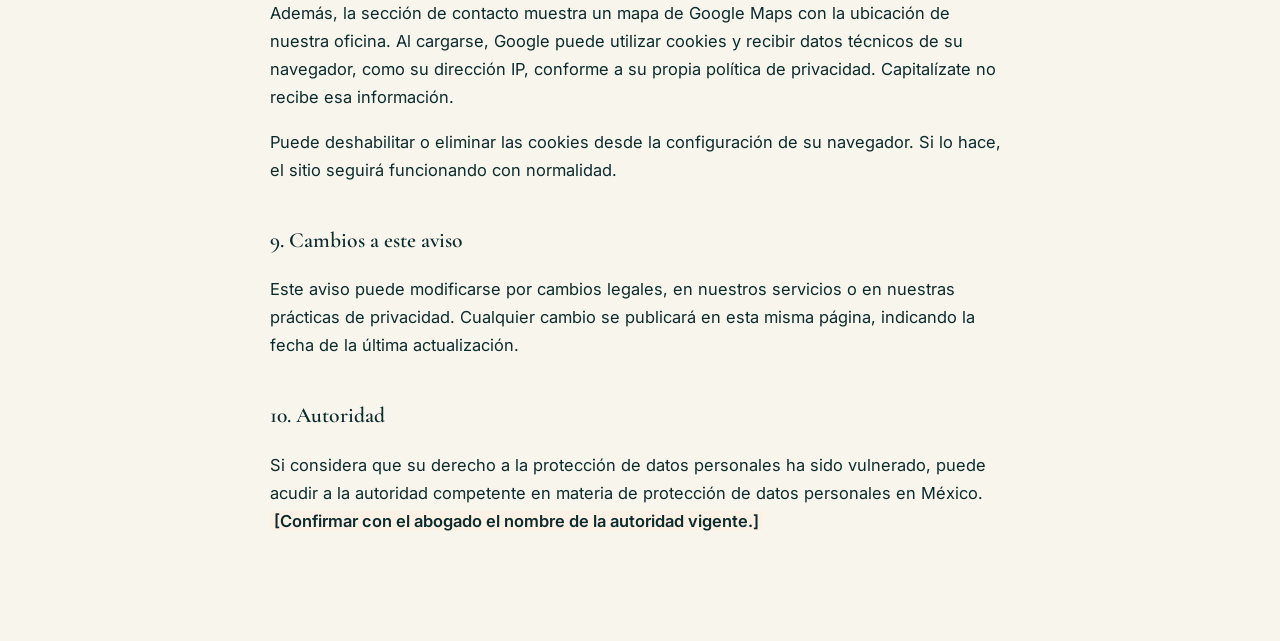
<file: aviso-de-privacidad.html>
<!doctype html>
<html lang="es-MX">
<head>
<!-- Google Tag Manager -->
<script>window.dataLayer=window.dataLayer||[];dataLayer.push({'gtm.start':new Date().getTime(),event:'gtm.js'});(function(){var hecho=false;function cargar(){if(hecho)return;hecho=true;var j=document.createElement('script');j.async=true;j.src='https://www.googletagmanager.com/gtm.js?id=GTM-TL853G56';document.head.appendChild(j);}window.addEventListener('load',function(){setTimeout(cargar,1500);});['scroll','pointerdown','keydown','touchstart'].forEach(function(e){window.addEventListener(e,cargar,{once:true,passive:true});});})();</script>
<!-- End Google Tag Manager -->

<meta charset="utf-8">
<meta name="viewport" content="width=device-width, initial-scale=1">
<title>Aviso de privacidad · Capitalízate by Gretel García</title>
<meta name="description" content="Aviso de privacidad integral de Capitalízate by Gretel García, consultoría empresarial en Cancún.">
<link rel="canonical" href="https://capitalizatebygretel.com/aviso-de-privacidad.html">
<meta name="robots" content="noindex"><!-- VERSIÓN DE REVISIÓN: quitar al publicar -->
<link rel="icon" href="assets/favicon.png?v=2">
<link rel="preconnect" href="https://fonts.googleapis.com">
<link rel="preconnect" href="https://fonts.gstatic.com" crossorigin>
<link rel="preload" as="style" href="https://fonts.googleapis.com/css2?family=Cormorant+Garamond:wght@600&family=Inter:wght@400;500;600&display=swap" onload="this.onload=null;this.rel='stylesheet'">
<noscript><link rel="stylesheet" href="https://fonts.googleapis.com/css2?family=Cormorant+Garamond:wght@600&family=Inter:wght@400;500;600&display=swap"></noscript>
<style>
:root{--paper:#f8f5ed;--ink:#0b2b2d;--muted:#55615f;--line:#e5dfd0;--teal:#0b2b2d;--teal-deep:#0b2b2d;--orange:#9b7338}
*{box-sizing:border-box}
body{margin:0;background:var(--paper);color:var(--ink);font:16.5px/1.7 'Inter',system-ui,sans-serif;-webkit-font-smoothing:antialiased}
.wrap{max-width:780px;margin:0 auto;padding:40px 20px 90px}
a{color:var(--teal)}
.back{display:inline-block;margin-bottom:28px;text-decoration:none;font-weight:500}
h1{font-family:'Cormorant Garamond',Georgia,serif;font-weight:600;font-size:clamp(2rem,5vw,2.7rem);line-height:1.15;margin:0 0 8px}
h2{font-family:'Cormorant Garamond',Georgia,serif;font-weight:600;font-size:1.35rem;margin:38px 0 10px;color:var(--teal-deep)}
.updated{color:var(--muted);font-size:.92rem;margin:0 0 28px}
.draft{background:#fdf1e6;border:1px solid #efc9a6;border-radius:14px;padding:16px 18px;margin:0 0 30px;font-size:.93rem}
.todo{background:#fdf1e6;border-radius:4px;padding:0 4px;font-weight:600}
ul{padding-left:22px}
li{margin-bottom:6px}
.box{background:#fff;border:1px solid var(--line);border-radius:14px;padding:18px 20px}
</style>
</head>
<body>
<!-- Google Tag Manager (noscript) -->
<noscript><iframe src="https://www.googletagmanager.com/ns.html?id=GTM-TL853G56"
height="0" width="0" style="display:none;visibility:hidden"></iframe></noscript>
<!-- End Google Tag Manager (noscript) -->

<main class="wrap">
  <a class="back" href="index.html"><img src="assets/logo-encabezado.png?v=3" alt="Capitalízate by Gretel García" width="480" height="166" style="height:46px;width:auto;display:block;margin-bottom:10px">← Volver al inicio</a>
  <h1>Aviso de privacidad integral</h1>
  <p class="updated">Última actualización: <span class="todo">[fecha de publicación]</span></p>

  <div class="draft"><strong>Borrador para revisión.</strong> Consulte también el <a href="aviso-legal.html">aviso legal</a> del sitio. Este texto es una propuesta y debe ser revisado y aprobado por Capitalízate y, de preferencia, por su abogado antes de publicarse. Los datos marcados <span class="todo">[así]</span> están pendientes.</div>

  <h2>1. Responsable de sus datos personales</h2>
  <p>Gretel García Montes de Oca <span class="todo">[confirmar: persona física o razón social]</span>, que opera bajo el nombre comercial <strong>Capitalízate by Gretel García</strong> (en adelante, “Capitalízate”), con domicilio en Av. Huayacán 19, Mza. 130, Lt. 19, SM 313, C.P. 77560, Cancún, Quintana Roo, México, es responsable del uso y protección de sus datos personales, conforme a la Ley Federal de Protección de Datos Personales en Posesión de los Particulares y demás normativa aplicable.</p>
  <p>Para cualquier asunto relacionado con este aviso puede escribir a <a href="mailto:consultoria@capitalizatebygretel.com">consultoria@capitalizatebygretel.com</a>.</p>

  <h2>2. Datos personales que recabamos</h2>
  <p>Podemos obtener sus datos cuando usted llena el formulario del sitio, nos escribe por WhatsApp o correo, agenda una sesión o contrata nuestros servicios:</p>
  <ul>
    <li><strong>Identificación y contacto:</strong> nombre, correo electrónico, número de teléfono o WhatsApp.</li>
    <li><strong>Datos laborales y de su empresa:</strong> nombre de la empresa, cargo, giro, número de empleados y la información sobre la decisión o situación que desea analizar.</li>
    <li><strong>Datos para facturación y cobro:</strong> nombre o razón social, RFC, domicilio fiscal y datos del medio de pago que usted utilice.</li>
    <li><strong>Información que usted comparta durante la consultoría:</strong> datos operativos, comerciales o financieros de su empresa necesarios para el análisis. Si usted es persona física con actividad empresarial, esta información puede incluir <strong>datos patrimoniales o financieros</strong>, para cuyo tratamiento le solicitaremos su consentimiento expreso.</li>
  </ul>
  <p>Capitalízate <strong>no solicita datos personales sensibles</strong>. Le pedimos no compartirlos a través del sitio o de nuestros medios de contacto.</p>

  <h2>3. Finalidades del tratamiento</h2>
  <p><strong>Finalidades primarias</strong>, necesarias para el servicio que usted solicita:</p>
  <ul>
    <li>Atender sus solicitudes de información y contacto.</li>
    <li>Coordinar, preparar y llevar a cabo la consulta empresarial y las sesiones de consultoría.</li>
    <li>Analizar la información de su empresa para prestar el servicio contratado.</li>
    <li>Emitir facturas, gestionar cobros y cumplir obligaciones fiscales y legales.</li>
    <li>Mantener comunicación con usted sobre el servicio contratado.</li>
  </ul>
  <p><strong>Finalidades secundarias</strong>, que no son necesarias para el servicio pero nos permiten brindarle una mejor atención:</p>
  <ul>
    <li>Enviarle contenido informativo, invitaciones a cursos, talleres o eventos de Capitalízate.</li>
    <li>Realizar encuestas de satisfacción y mejorar nuestros servicios.</li>
  </ul>
  <div class="box">Si no desea que sus datos se utilicen para las finalidades secundarias, puede indicarlo en cualquier momento escribiendo a <a href="mailto:consultoria@capitalizatebygretel.com">consultoria@capitalizatebygretel.com</a> con el asunto “No deseo recibir información”. Su negativa no será motivo para negarle el servicio.</div>

  <h2>4. Confidencialidad de la información de su empresa</h2>
  <p>La información sobre su empresa que usted comparta durante las sesiones se trata con estricta confidencialidad y se utiliza únicamente para prestarle el servicio. Cuando Capitalízate utilice un caso como ejemplo en contenidos o publicaciones, lo hará siempre de forma anonimizada, sin datos que permitan identificarle a usted o a su empresa.</p>

  <h2>5. Transferencias y proveedores</h2>
  <p>Capitalízate no vende ni comparte sus datos personales con terceros para fines propios de ellos. Sus datos solo podrán transferirse sin su consentimiento en los casos previstos por la ley, por ejemplo, cuando lo requiera una autoridad competente.</p>
  <p>Para operar, nos apoyamos en proveedores que tratan datos por cuenta de Capitalízate y bajo nuestras instrucciones, como servicios de correo y almacenamiento (Google Workspace), mensajería (WhatsApp), agenda en línea, alojamiento del sitio web y facturación electrónica. Estos proveedores están obligados a proteger la información y a no usarla para fines distintos.</p>

  <h2>6. Derechos ARCO y revocación del consentimiento</h2>
  <p>Usted tiene derecho a <strong>acceder</strong> a sus datos personales, <strong>rectificarlos</strong> si son inexactos, <strong>cancelarlos</strong> cuando considere que no se requieren para alguna de las finalidades señaladas, y <strong>oponerse</strong> a su uso para fines específicos (derechos ARCO). También puede revocar el consentimiento que nos haya otorgado.</p>
  <p>Para ejercerlos, envíe una solicitud a <a href="mailto:consultoria@capitalizatebygretel.com">consultoria@capitalizatebygretel.com</a> que incluya:</p>
  <ul>
    <li>Su nombre y un medio para comunicarle la respuesta.</li>
    <li>Un documento que acredite su identidad o, en su caso, la de su representante legal.</li>
    <li>La descripción clara de los datos y del derecho que desea ejercer.</li>
    <li>Cualquier documento que facilite la localización de sus datos.</li>
  </ul>
  <p>Le responderemos en un plazo máximo de <span class="todo">[20 días hábiles — confirmar con el abogado conforme a la ley vigente]</span> contados desde la recepción de su solicitud, y, de resultar procedente, la haremos efectiva dentro de los <span class="todo">[15 días hábiles]</span> siguientes.</p>

  <h2>7. Cómo limitar el uso o divulgación de sus datos</h2>
  <p>Además de escribirnos, puede inscribirse en el Registro Público para Evitar Publicidad (REPEP) de la Procuraduría Federal del Consumidor, para dejar de recibir publicidad telefónica o por medios electrónicos.</p>

  <h2>8. Cookies y tecnologías de rastreo</h2>
  <p>Este sitio utiliza herramientas de medición, como Google Analytics, que emplean cookies para conocer de forma estadística cuántas personas visitan el sitio, qué páginas consultan, desde dónde llegan y qué botones utilizan (por ejemplo, el de WhatsApp o el formulario). Esta información no le identifica personalmente y se utiliza para mejorar el sitio.</p>
  <p>Además, la sección de contacto muestra un mapa de Google Maps con la ubicación de nuestra oficina. Al cargarse, Google puede utilizar cookies y recibir datos técnicos de su navegador, como su dirección IP, conforme a su propia política de privacidad. Capitalízate no recibe esa información.</p>
  <p>Puede deshabilitar o eliminar las cookies desde la configuración de su navegador. Si lo hace, el sitio seguirá funcionando con normalidad.</p>

  <h2>9. Cambios a este aviso</h2>
  <p>Este aviso puede modificarse por cambios legales, en nuestros servicios o en nuestras prácticas de privacidad. Cualquier cambio se publicará en esta misma página, indicando la fecha de la última actualización.</p>

  <h2>10. Autoridad</h2>
  <p>Si considera que su derecho a la protección de datos personales ha sido vulnerado, puede acudir a la autoridad competente en materia de protección de datos personales en México. <span class="todo">[Confirmar con el abogado el nombre de la autoridad vigente.]</span></p>
</main>
</body>
</html>
</file>
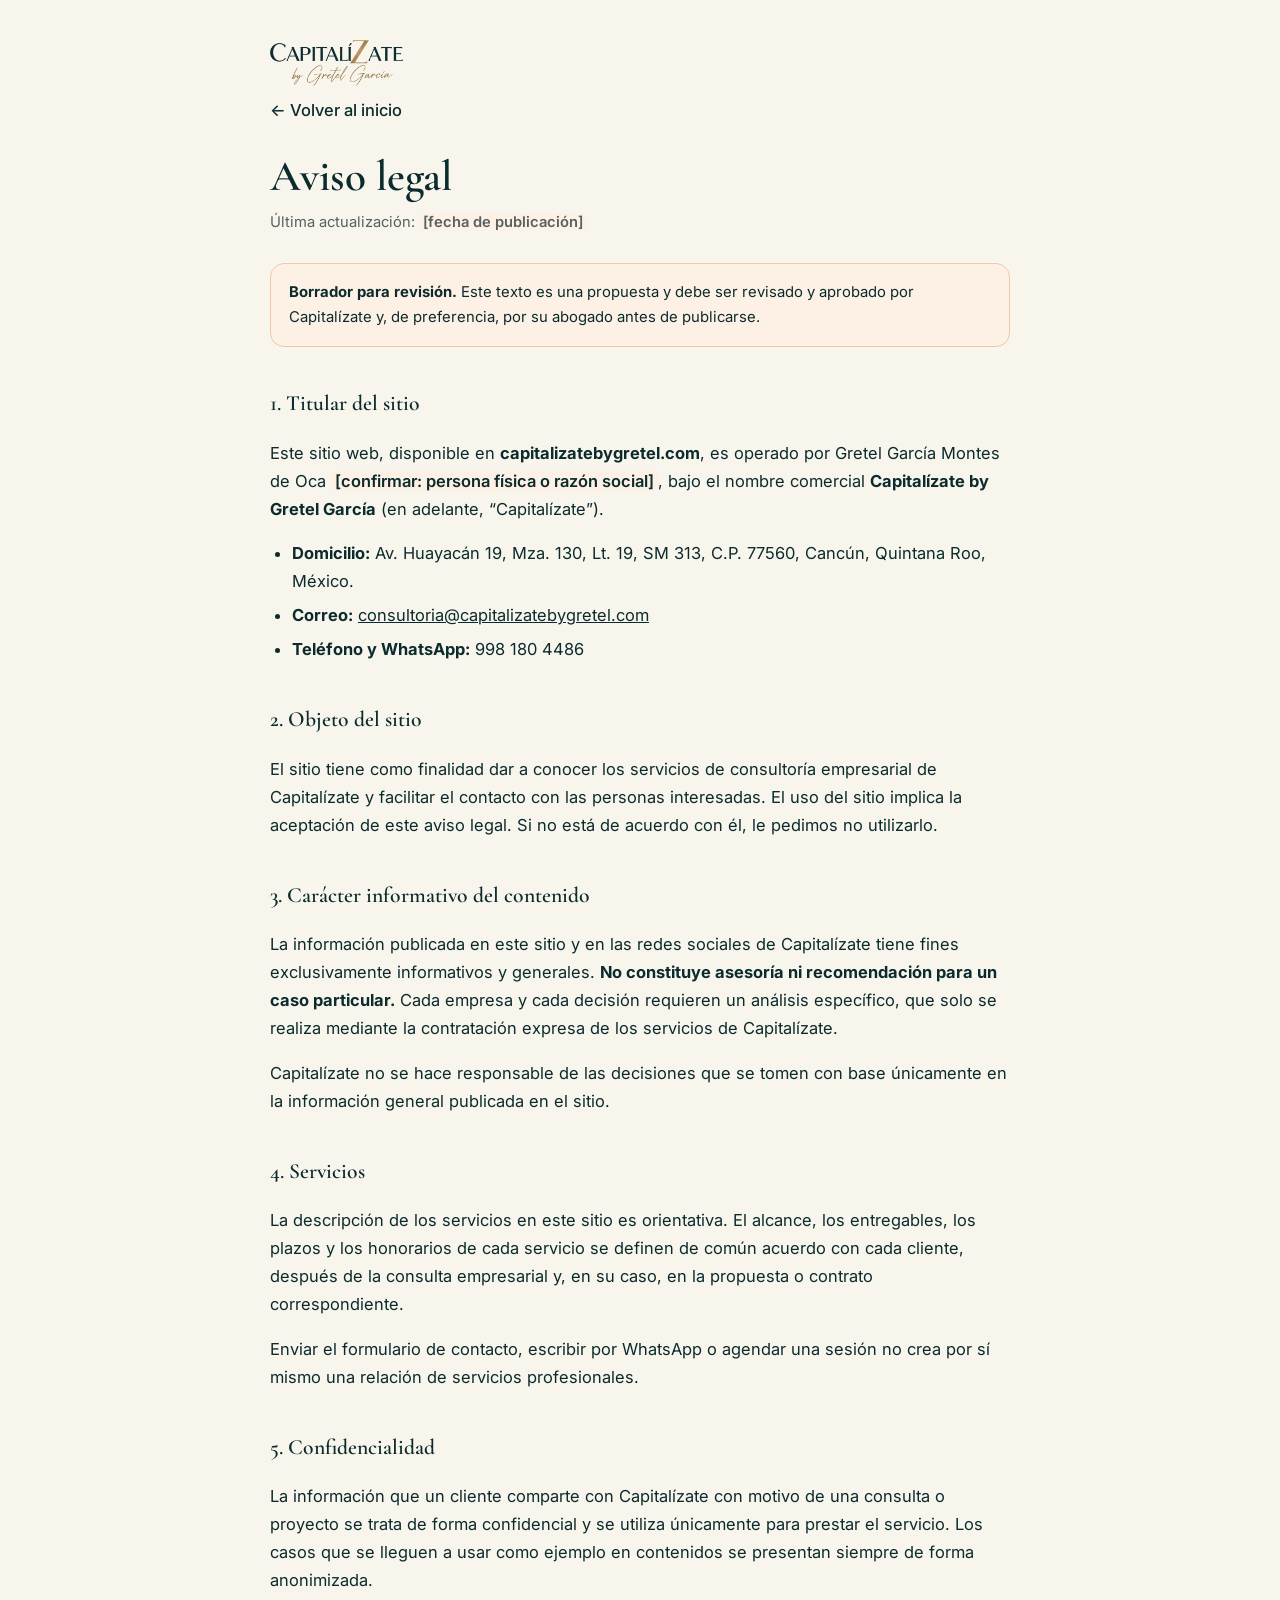
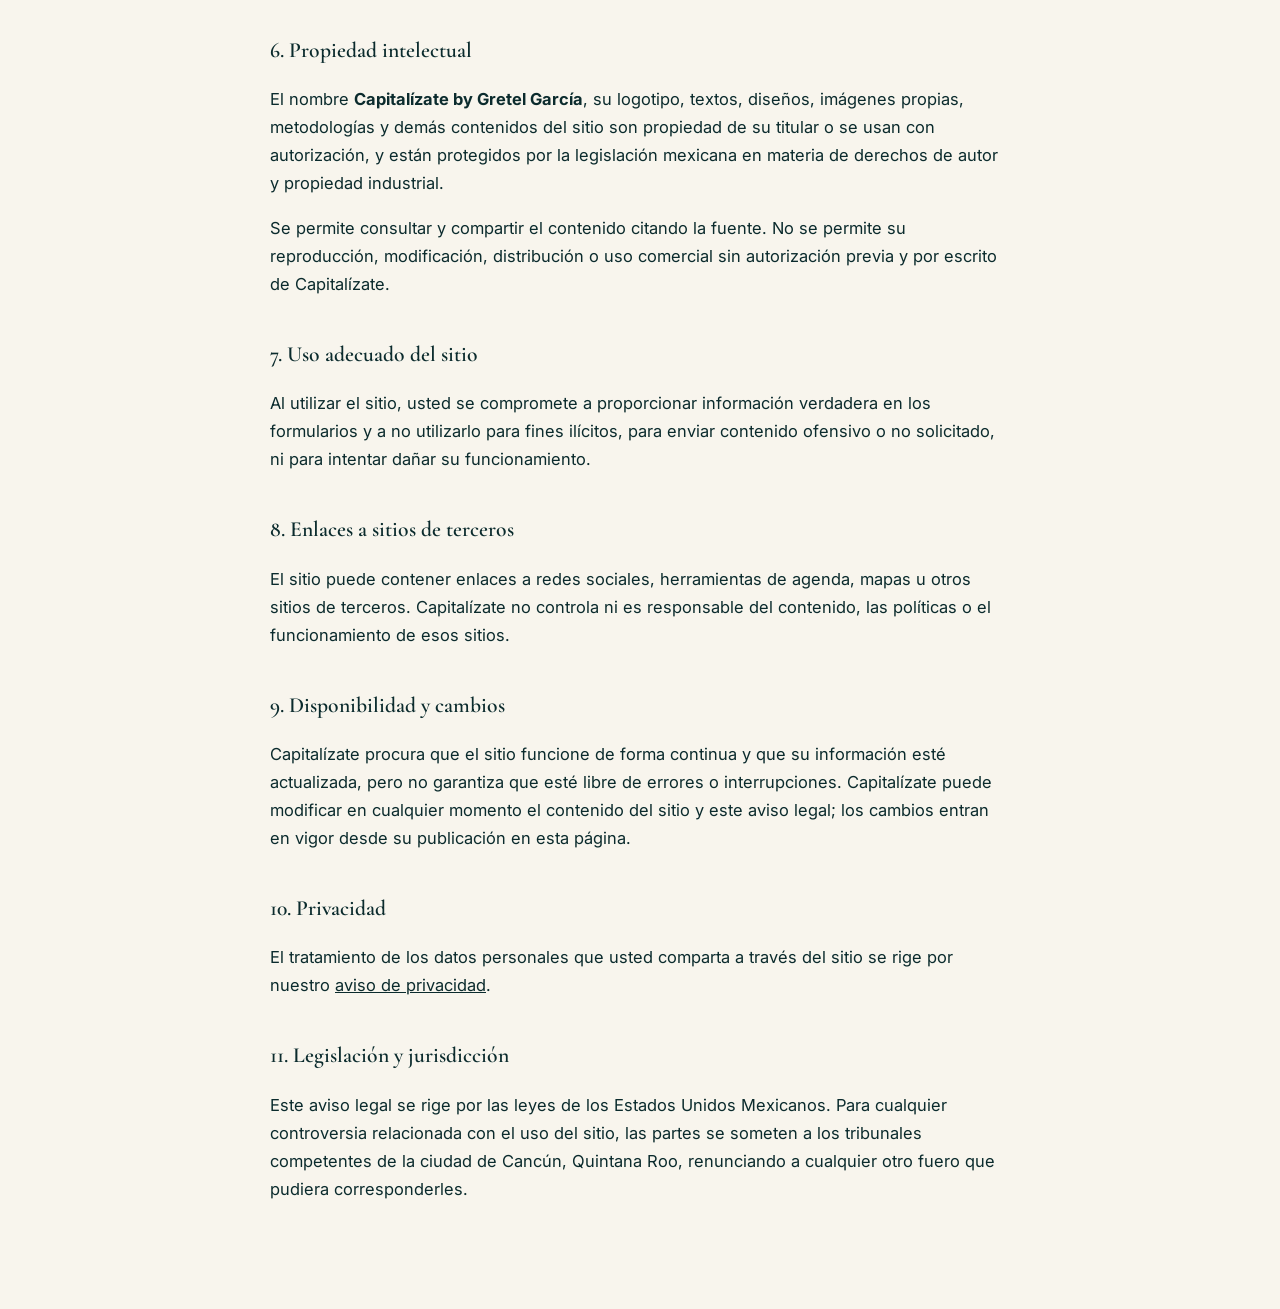
<file: aviso-legal.html>
<!doctype html>
<html lang="es-MX">
<head>
<!-- Google Tag Manager -->
<script>window.dataLayer=window.dataLayer||[];dataLayer.push({'gtm.start':new Date().getTime(),event:'gtm.js'});(function(){var hecho=false;function cargar(){if(hecho)return;hecho=true;var j=document.createElement('script');j.async=true;j.src='https://www.googletagmanager.com/gtm.js?id=GTM-TL853G56';document.head.appendChild(j);}window.addEventListener('load',function(){setTimeout(cargar,1500);});['scroll','pointerdown','keydown','touchstart'].forEach(function(e){window.addEventListener(e,cargar,{once:true,passive:true});});})();</script>
<!-- End Google Tag Manager -->

<meta charset="utf-8">
<meta name="viewport" content="width=device-width, initial-scale=1">
<title>Aviso legal · Capitalízate by Gretel García</title>
<meta name="description" content="Aviso legal y condiciones de uso del sitio de Capitalízate by Gretel García, consultoría empresarial en Cancún.">
<link rel="canonical" href="https://capitalizatebygretel.com/aviso-legal.html">
<meta name="robots" content="noindex"><!-- VERSIÓN DE REVISIÓN: quitar al publicar -->
<link rel="icon" href="assets/favicon.png?v=2">
<link rel="preconnect" href="https://fonts.googleapis.com">
<link rel="preconnect" href="https://fonts.gstatic.com" crossorigin>
<link rel="preload" as="style" href="https://fonts.googleapis.com/css2?family=Cormorant+Garamond:wght@600&family=Inter:wght@400;500;600&display=swap" onload="this.onload=null;this.rel='stylesheet'">
<noscript><link rel="stylesheet" href="https://fonts.googleapis.com/css2?family=Cormorant+Garamond:wght@600&family=Inter:wght@400;500;600&display=swap"></noscript>
<style>
:root{--paper:#f8f5ed;--ink:#0b2b2d;--muted:#55615f;--line:#e5dfd0;--teal:#0b2b2d;--teal-deep:#0b2b2d;--orange:#9b7338}
*{box-sizing:border-box}
body{margin:0;background:var(--paper);color:var(--ink);font:16.5px/1.7 'Inter',system-ui,sans-serif;-webkit-font-smoothing:antialiased}
.wrap{max-width:780px;margin:0 auto;padding:40px 20px 90px}
a{color:var(--teal)}
.back{display:inline-block;margin-bottom:28px;text-decoration:none;font-weight:500}
h1{font-family:'Cormorant Garamond',Georgia,serif;font-weight:600;font-size:clamp(2rem,5vw,2.7rem);line-height:1.15;margin:0 0 8px}
h2{font-family:'Cormorant Garamond',Georgia,serif;font-weight:600;font-size:1.35rem;margin:38px 0 10px;color:var(--teal-deep)}
.updated{color:var(--muted);font-size:.92rem;margin:0 0 28px}
.draft{background:#fdf1e6;border:1px solid #efc9a6;border-radius:14px;padding:16px 18px;margin:0 0 30px;font-size:.93rem}
.todo{background:#fdf1e6;border-radius:4px;padding:0 4px;font-weight:600}
ul{padding-left:22px}
li{margin-bottom:6px}
</style>
</head>
<body>
<!-- Google Tag Manager (noscript) -->
<noscript><iframe src="https://www.googletagmanager.com/ns.html?id=GTM-TL853G56"
height="0" width="0" style="display:none;visibility:hidden"></iframe></noscript>
<!-- End Google Tag Manager (noscript) -->

<main class="wrap">
  <a class="back" href="index.html"><img src="assets/logo-encabezado.png?v=3" alt="Capitalízate by Gretel García" width="480" height="166" style="height:46px;width:auto;display:block;margin-bottom:10px">← Volver al inicio</a>
  <h1>Aviso legal</h1>
  <p class="updated">Última actualización: <span class="todo">[fecha de publicación]</span></p>

  <div class="draft"><strong>Borrador para revisión.</strong> Este texto es una propuesta y debe ser revisado y aprobado por Capitalízate y, de preferencia, por su abogado antes de publicarse.</div>

  <h2>1. Titular del sitio</h2>
  <p>Este sitio web, disponible en <strong>capitalizatebygretel.com</strong>, es operado por Gretel García Montes de Oca <span class="todo">[confirmar: persona física o razón social]</span>, bajo el nombre comercial <strong>Capitalízate by Gretel García</strong> (en adelante, “Capitalízate”).</p>
  <ul>
    <li><strong>Domicilio:</strong> Av. Huayacán 19, Mza. 130, Lt. 19, SM 313, C.P. 77560, Cancún, Quintana Roo, México.</li>
    <li><strong>Correo:</strong> <a href="mailto:consultoria@capitalizatebygretel.com">consultoria@capitalizatebygretel.com</a></li>
    <li><strong>Teléfono y WhatsApp:</strong> 998 180 4486</li>
  </ul>

  <h2>2. Objeto del sitio</h2>
  <p>El sitio tiene como finalidad dar a conocer los servicios de consultoría empresarial de Capitalízate y facilitar el contacto con las personas interesadas. El uso del sitio implica la aceptación de este aviso legal. Si no está de acuerdo con él, le pedimos no utilizarlo.</p>

  <h2>3. Carácter informativo del contenido</h2>
  <p>La información publicada en este sitio y en las redes sociales de Capitalízate tiene fines exclusivamente informativos y generales. <strong>No constituye asesoría ni recomendación para un caso particular.</strong> Cada empresa y cada decisión requieren un análisis específico, que solo se realiza mediante la contratación expresa de los servicios de Capitalízate.</p>
  <p>Capitalízate no se hace responsable de las decisiones que se tomen con base únicamente en la información general publicada en el sitio.</p>

  <h2>4. Servicios</h2>
  <p>La descripción de los servicios en este sitio es orientativa. El alcance, los entregables, los plazos y los honorarios de cada servicio se definen de común acuerdo con cada cliente, después de la consulta empresarial y, en su caso, en la propuesta o contrato correspondiente.</p>
  <p>Enviar el formulario de contacto, escribir por WhatsApp o agendar una sesión no crea por sí mismo una relación de servicios profesionales.</p>

  <h2>5. Confidencialidad</h2>
  <p>La información que un cliente comparte con Capitalízate con motivo de una consulta o proyecto se trata de forma confidencial y se utiliza únicamente para prestar el servicio. Los casos que se lleguen a usar como ejemplo en contenidos se presentan siempre de forma anonimizada.</p>

  <h2>6. Propiedad intelectual</h2>
  <p>El nombre <strong>Capitalízate by Gretel García</strong>, su logotipo, textos, diseños, imágenes propias, metodologías y demás contenidos del sitio son propiedad de su titular o se usan con autorización, y están protegidos por la legislación mexicana en materia de derechos de autor y propiedad industrial.</p>
  <p>Se permite consultar y compartir el contenido citando la fuente. No se permite su reproducción, modificación, distribución o uso comercial sin autorización previa y por escrito de Capitalízate.</p>

  <h2>7. Uso adecuado del sitio</h2>
  <p>Al utilizar el sitio, usted se compromete a proporcionar información verdadera en los formularios y a no utilizarlo para fines ilícitos, para enviar contenido ofensivo o no solicitado, ni para intentar dañar su funcionamiento.</p>

  <h2>8. Enlaces a sitios de terceros</h2>
  <p>El sitio puede contener enlaces a redes sociales, herramientas de agenda, mapas u otros sitios de terceros. Capitalízate no controla ni es responsable del contenido, las políticas o el funcionamiento de esos sitios.</p>

  <h2>9. Disponibilidad y cambios</h2>
  <p>Capitalízate procura que el sitio funcione de forma continua y que su información esté actualizada, pero no garantiza que esté libre de errores o interrupciones. Capitalízate puede modificar en cualquier momento el contenido del sitio y este aviso legal; los cambios entran en vigor desde su publicación en esta página.</p>

  <h2>10. Privacidad</h2>
  <p>El tratamiento de los datos personales que usted comparta a través del sitio se rige por nuestro <a href="aviso-de-privacidad.html">aviso de privacidad</a>.</p>

  <h2>11. Legislación y jurisdicción</h2>
  <p>Este aviso legal se rige por las leyes de los Estados Unidos Mexicanos. Para cualquier controversia relacionada con el uso del sitio, las partes se someten a los tribunales competentes de la ciudad de Cancún, Quintana Roo, renunciando a cualquier otro fuero que pudiera corresponderles.</p>
</main>
</body>
</html>
</file>
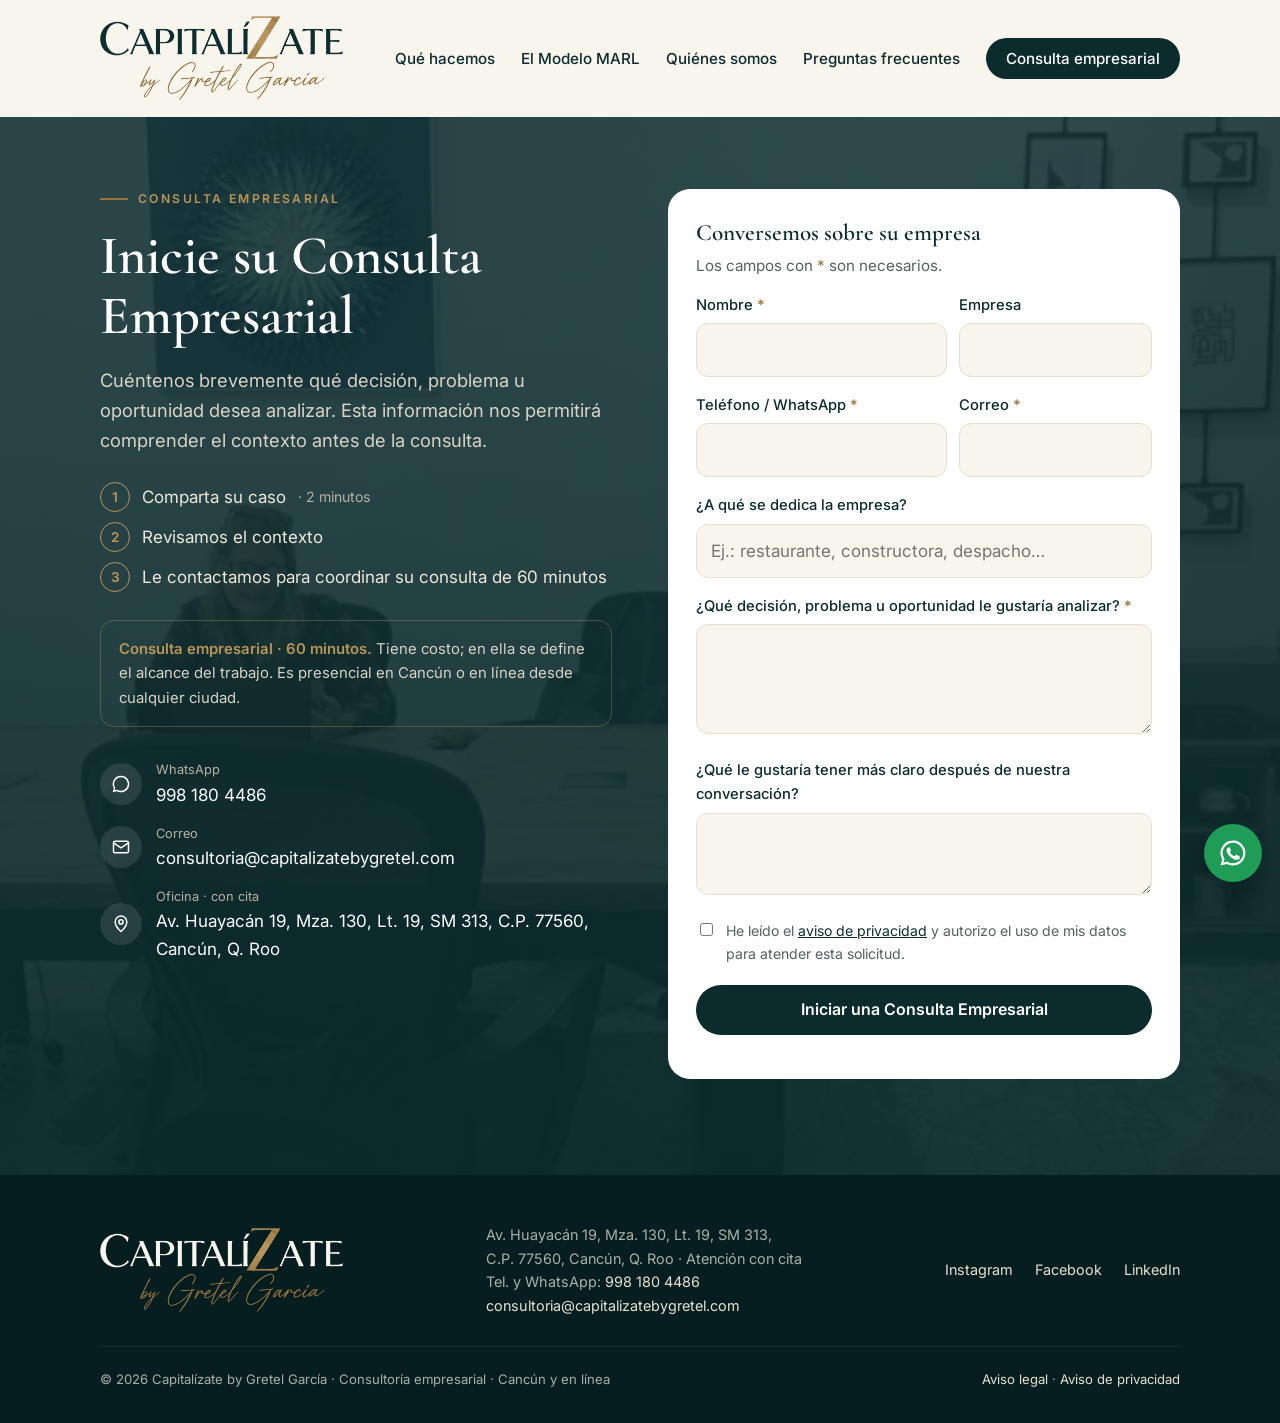
<file: solicitud.html>
<!doctype html>
<html lang="es-MX">
<head>
<!-- Google Tag Manager -->
<script>window.dataLayer=window.dataLayer||[];dataLayer.push({'gtm.start':new Date().getTime(),event:'gtm.js'});(function(){var hecho=false;function cargar(){if(hecho)return;hecho=true;var j=document.createElement('script');j.async=true;j.src='https://www.googletagmanager.com/gtm.js?id=GTM-TL853G56';document.head.appendChild(j);}window.addEventListener('load',function(){setTimeout(cargar,1500);});['scroll','pointerdown','keydown','touchstart'].forEach(function(e){window.addEventListener(e,cargar,{once:true,passive:true});});})();</script>
<!-- End Google Tag Manager -->

<meta charset="utf-8">
<meta name="viewport" content="width=device-width, initial-scale=1">
<title>Inicie su Consulta Empresarial | Capitalízate</title>
<meta name="description" content="Inicie su Consulta Empresarial con Capitalízate, en Cancún o en línea. Cuéntenos qué decisión enfrenta y le contactaremos para conversar.">
<link rel="canonical" href="https://capitalizatebygretel.com/solicitud.html">
<meta name="robots" content="index, follow, max-image-preview:large">
<meta property="og:type" content="website">
<meta property="og:locale" content="es_MX">
<meta property="og:site_name" content="Capitalízate by Gretel García">
<meta property="og:title" content="Inicie su Consulta Empresarial · Capitalízate by Gretel García">
<meta property="og:description" content="Cuéntenos qué decisión, problema u oportunidad está enfrentando.">
<meta property="og:url" content="https://capitalizatebygretel.com/solicitud.html">
<meta property="og:image" content="https://capitalizatebygretel.com/assets/og-consulta.jpg">
<meta property="og:image:width" content="1200">
<meta property="og:image:height" content="630">
<meta property="og:image:alt" content="Inicie su Consulta Empresarial · Capitalízate by Gretel García">
<meta name="twitter:card" content="summary_large_image">
<meta name="twitter:title" content="Inicie su Consulta Empresarial · Capitalízate by Gretel García">
<meta name="twitter:description" content="Cuéntenos qué decisión, problema u oportunidad está enfrentando.">
<meta name="twitter:image" content="https://capitalizatebygretel.com/assets/og-consulta.jpg">
<link rel="icon" href="assets/favicon.png?v=2">
<link rel="apple-touch-icon" href="assets/apple-touch-icon.png?v=2">
<meta name="theme-color" content="#0b2b2d">
<link rel="preconnect" href="https://fonts.googleapis.com">
<link rel="preconnect" href="https://fonts.gstatic.com" crossorigin>
<link rel="preconnect" href="https://images.unsplash.com">
<link rel="preload" as="style" href="https://fonts.googleapis.com/css2?family=Cormorant+Garamond:ital,wght@0,500;0,600;1,500;1,600&family=Inter:wght@400;500;600&display=swap" onload="this.onload=null;this.rel='stylesheet'">
<noscript><link rel="stylesheet" href="https://fonts.googleapis.com/css2?family=Cormorant+Garamond:ital,wght@0,500;0,600;1,500;1,600&family=Inter:wght@400;500;600&display=swap"></noscript>
<link rel="stylesheet" href="assets/estilos.css?v=34">
</head>
<body>
<!-- Google Tag Manager (noscript) -->
<noscript><iframe src="https://www.googletagmanager.com/ns.html?id=GTM-TL853G56"
height="0" width="0" style="display:none;visibility:hidden"></iframe></noscript>
<!-- End Google Tag Manager (noscript) -->



<header id="top">
  <nav class="wrap nav" aria-label="Principal">
    <a class="brand" href="index.html" aria-label="Capitalízate by Gretel García, inicio">
      <img class="logo" src="assets/logo-encabezado.png?v=3" alt="Capitalízate by Gretel García" width="480" height="166">
    </a>
    <button class="burger" aria-label="Abrir menú" aria-expanded="false" aria-controls="menu">
      <svg viewBox="0 0 24 24" fill="none" stroke="currentColor" stroke-width="2" stroke-linecap="round"><path d="M4 7h16M4 12h16M4 17h16"/></svg>
    </button>
    <ul class="menu" id="menu">
      <li><a href="index.html#que-hacemos">Qué hacemos</a></li>
      <li><a href="index.html#modelo-mar">El Modelo MARL</a></li>
      <li><a href="index.html#quienes-somos">Quiénes somos</a></li>
      <li><a href="index.html#preguntas">Preguntas frecuentes</a></li>
      <li><a class="btn btn-primary" data-agenda href="#formulario">Consulta empresarial</a></li>
    </ul>
  </nav>
</header>

<main>
  <section class="contact page-solicitud" id="formulario">
    <div class="wrap contact-grid">
      <div>
        <p class="eyebrow">Consulta empresarial</p>
        <h1>Inicie su Consulta Empresarial</h1>
        <p class="lead">Cuéntenos brevemente qué decisión, problema u oportunidad desea analizar. Esta información nos permitirá comprender el contexto antes de la consulta.</p>
        <ol class="apply-steps">
          <li>Comparta su caso <span>· 2 minutos</span></li>
          <li>Revisamos el contexto</li>
          <li>Le contactamos para coordinar su consulta de 60 minutos</li>
        </ol>
        <p class="apply-note"><strong>Consulta empresarial · 60 minutos.</strong> Tiene costo; en ella se define el alcance del trabajo. Es presencial en Cancún o en línea desde cualquier ciudad.</p>
        <ul class="channels">
          <li><a data-wa href="https://wa.me/529981804486"><span class="ic"><svg viewBox="0 0 24 24" fill="currentColor" aria-hidden="true"><path d="M12 2a10 10 0 0 0-8.6 15.1L2 22l5-1.3A10 10 0 1 0 12 2Zm0 18.2c-1.5 0-3-.4-4.3-1.2l-.3-.2-3 .8.8-2.9-.2-.3A8.2 8.2 0 1 1 12 20.2Z"/></svg></span><span><small>WhatsApp</small>998 180 4486</span></a></li>
          <li><a href="mailto:consultoria@capitalizatebygretel.com"><span class="ic"><svg viewBox="0 0 24 24" fill="none" stroke="currentColor" stroke-width="1.8" aria-hidden="true"><rect x="3" y="5" width="18" height="14" rx="2"/><path d="m3 7 9 6 9-6"/></svg></span><span><small>Correo</small>consultoria@capitalizatebygretel.com</span></a></li>
          <li><a href="https://www.google.com/maps/search/?api=1&amp;query=Av.%20Huayac%C3%A1n%2019%2C%20Canc%C3%BAn%2C%20Quintana%20Roo" target="_blank" rel="noopener"><span class="ic"><svg viewBox="0 0 24 24" fill="none" stroke="currentColor" stroke-width="1.8" aria-hidden="true"><path d="M12 21s-7-6.2-7-11.5a7 7 0 0 1 14 0C19 14.8 12 21 12 21Z"/><circle cx="12" cy="9.5" r="2.5"/></svg></span><span><small>Oficina · con cita</small>Av. Huayacán 19, Mza. 130, Lt. 19, SM 313, C.P. 77560, Cancún, Q. Roo</span></a></li><!-- PENDIENTE: mapa embebido al crear el Perfil de Google -->
        </ul>
      
      </div>
      <form id="contactForm" novalidate>
        <h3>Conversemos sobre su empresa</h3>
        <p>Los campos con <span class="req">*</span> son necesarios.</p>
        <input type="text" name="_hp" class="hp" tabindex="-1" autocomplete="off" aria-hidden="true">
        <div class="f-row">
          <div class="f"><label for="cf-nombre">Nombre <span class="req">*</span></label><input id="cf-nombre" required autocomplete="name"></div>
          <div class="f"><label for="cf-empresa">Empresa</label><input id="cf-empresa" autocomplete="organization"></div>
        </div>
        <div class="f-row">
          <div class="f"><label for="cf-tel">Teléfono / WhatsApp <span class="req">*</span></label><input id="cf-tel" type="tel" required autocomplete="tel"></div>
          <div class="f"><label for="cf-email">Correo <span class="req">*</span></label><input id="cf-email" type="email" required autocomplete="email"></div>
        </div>
        <div class="f"><label for="cf-giro">¿A qué se dedica la empresa?</label><input id="cf-giro" placeholder="Ej.: restaurante, constructora, despacho…"></div>
        <div class="f"><label for="cf-decision">¿Qué decisión, problema u oportunidad le gustaría analizar? <span class="req">*</span></label><textarea id="cf-decision" required></textarea></div>
        <div class="f"><label for="cf-claridad">¿Qué le gustaría tener más claro después de nuestra conversación?</label><textarea id="cf-claridad" style="min-height:80px"></textarea></div>
        <label class="consent"><input type="checkbox" id="cf-ok" required> <span>He leído el <a href="aviso-de-privacidad.html">aviso de privacidad</a> y autorizo el uso de mis datos para atender esta solicitud.</span></label>
        <button class="btn btn-primary btn-wrap" type="submit" id="cf-btn">Iniciar una Consulta Empresarial</button>
        <p class="form-note" id="cf-note" role="status"></p>
      </form>
      <div class="form-done" id="cf-done" hidden>
        <p class="done-mark" aria-hidden="true">✓</p>
        <h3>Gracias, <span id="cf-done-name"></span>.</h3>
        <p>Hemos recibido sus datos para la Consulta Empresarial. Nos pondremos en contacto con usted para coordinarla.</p>
        <p class="form-note">¿Es urgente? <a data-wa href="https://wa.me/529981804486">Escríbanos por WhatsApp</a>.</p>
      </div>
    </div>
  </section>
</main>

<footer>
  <div class="wrap">
    <div class="foot">
      <a class="brand" href="index.html"><img class="logo logo-foot" src="assets/logo-encabezado-claro.png?v=3" alt="Capitalízate by Gretel García" width="480" height="166"></a>
      <address class="foot-contact">
        Av. Huayacán 19, Mza. 130, Lt. 19, SM 313,<br>C.P. 77560, Cancún, Q. Roo · Atención con cita<br>
        Tel. y WhatsApp: <a href="tel:+529981804486">998 180 4486</a><br>
        <a href="mailto:consultoria@capitalizatebygretel.com">consultoria@capitalizatebygretel.com</a>
      </address>
      <ul class="foot-links">
        <li><a href="https://www.instagram.com/capitalizatebygretel/" target="_blank" rel="noopener">Instagram</a></li>
        <li><a href="https://www.facebook.com/capitalizatebygretel/" target="_blank" rel="noopener">Facebook</a></li>
        <li><a href="https://www.linkedin.com/in/capitalizate-by-gretel" target="_blank" rel="noopener">LinkedIn</a></li>
      </ul>
    </div>
    <div class="legal">
      <span>© <span id="y">2026</span> Capitalízate by Gretel García · Consultoría empresarial · Cancún y en línea</span>
      <span><a href="aviso-legal.html">Aviso legal</a> · <a href="aviso-de-privacidad.html">Aviso de privacidad</a></span>
    </div>
  </div>
</footer>

<a class="wa-float" data-wa href="https://wa.me/529981804486" aria-label="Escribir por WhatsApp">
  <svg viewBox="0 0 24 24" fill="currentColor" aria-hidden="true"><path d="M12 2a10 10 0 0 0-8.6 15.1L2 22l5-1.3A10 10 0 1 0 12 2Zm0 18.2c-1.5 0-3-.4-4.3-1.2l-.3-.2-3 .8.8-2.9-.2-.3A8.2 8.2 0 1 1 12 20.2Zm4.5-6.1c-.2-.1-1.5-.7-1.7-.8-.2-.1-.4-.1-.6.1l-.8 1c-.1.2-.3.2-.5.1a6.7 6.7 0 0 1-3.3-2.9c-.3-.4.3-.4.7-1.4.1-.2 0-.3 0-.4l-.8-1.9c-.2-.5-.4-.4-.6-.4h-.5a1 1 0 0 0-.7.3 3 3 0 0 0-.9 2.2 5.2 5.2 0 0 0 1.1 2.7 11.8 11.8 0 0 0 4.5 4c1.7.7 2.3.8 3.2.7.5-.1 1.5-.6 1.8-1.2.2-.6.2-1.1.1-1.2l-.5-.3Z"/></svg>
</a>

<script src="assets/sitio.js?v=9"></script>
</body>
</html>
</file>
<file: assets/estilos.css>
:root{
  /* Guía de identidad: verde profundo #0B2B2D · dorado/bronce #9B7338 · dorado cálido #B99558 · marfil #F8F5ED */
  --paper:#f8f5ed; --white:#fffdf8; --ink:#0b2b2d; --muted:#55615f; --line:#e5dfd0;
  --teal:#0b2b2d; --teal-deep:#0b2b2d; --teal-soft:#f0ebdf; --orange:#9b7338; --orange-ink:#7e5c2a; --gold-warm:#b99558;
  --serif:'Cormorant Garamond',Georgia,'Times New Roman',serif;
  --sans:'Inter',system-ui,-apple-system,'Segoe UI',sans-serif;
  --wrap:1120px;
}
*{box-sizing:border-box}
[hidden]{display:none!important}
html{scroll-behavior:smooth;scroll-padding-top:104px}
body{margin:0;background:var(--paper);color:var(--ink);font:17px/1.65 var(--sans);-webkit-font-smoothing:antialiased}
img{max-width:100%;display:block}
a{color:var(--teal)}
.wrap{max-width:var(--wrap);margin:0 auto;padding:0 20px}
h1,h2,h3{font-family:var(--serif);font-weight:600;letter-spacing:0;line-height:1.1;margin:0}
h1{font-size:clamp(2.6rem,5.8vw,4.4rem)}
h2{font-size:clamp(2.1rem,4vw,3.1rem)}
h3{font-size:1.45rem}
p{margin:0 0 1em}
.eyebrow{font-size:.76rem;font-weight:600;letter-spacing:.2em;text-transform:uppercase;color:var(--orange-ink);margin:0 0 18px;display:flex;align-items:center;gap:10px}
.eyebrow::before{content:"";width:28px;height:2px;background:var(--orange)}
.lead{font-size:1.15rem;color:var(--muted);max-width:640px}
section{padding:104px 0}
.btn{display:inline-flex;align-items:center;gap:10px;font:600 1rem var(--sans);text-decoration:none;border-radius:999px;padding:15px 26px;transition:background .15s,color .15s,transform .15s;cursor:pointer;border:0}
.btn-primary{background:var(--teal);color:#fff}
.btn-primary:hover{background:#06191a}
.btn-ghost{color:var(--teal);border:1.5px solid color-mix(in srgb,var(--teal) 30%,transparent);background:transparent}
.btn-ghost:hover{border-color:var(--teal)}
.btn:active{transform:translateY(1px)}
.btn svg{width:20px;height:20px}
:focus-visible{outline:3px solid var(--orange);outline-offset:3px}

/* Aviso de revisión */
.review{background:var(--teal-deep);color:#fff;font-size:.85rem;text-align:center;padding:8px 16px}
.review b{color:var(--gold-warm)}

/* Header */
header{position:sticky;top:0;z-index:20;background:color-mix(in srgb,var(--paper) 92%,transparent);backdrop-filter:blur(10px);border-bottom:1px solid transparent;transition:border-color .2s}
header.scrolled{border-bottom-color:var(--line)}
.nav{display:flex;align-items:center;justify-content:space-between;height:96px}
.brand{display:flex;align-items:center;gap:12px;text-decoration:none;color:var(--ink)}
.brand .logo{height:72px;width:auto}
.brand .logo-foot{height:56px}
.brand-name{font-family:var(--serif);font-size:1.35rem;font-weight:600;line-height:1}
.brand-name small{display:block;font-family:var(--sans);font-size:.68rem;font-weight:500;letter-spacing:.14em;text-transform:uppercase;color:var(--muted);margin-top:4px}
.menu{display:flex;align-items:center;gap:30px;list-style:none;margin:0;padding:0}
.menu a{text-decoration:none;color:var(--ink);font-size:.95rem;font-weight:500}
.menu a:hover{color:var(--teal)}
.menu .btn{padding:11px 20px;color:#fff;font-size:.95rem;font-weight:500}
.burger{display:none;background:none;border:0;padding:8px;cursor:pointer;color:var(--ink)}
.burger svg{width:26px;height:26px}

/* Hero */
.hero{padding:96px 0 88px;position:relative;overflow:hidden}
.hero-grid{display:grid;grid-template-columns:1.25fr .75fr;gap:56px;align-items:center}
.hero h1{margin-bottom:26px;text-wrap:balance}
.hero h1 em{font-style:italic;color:var(--orange)}
.hero .lead{margin-bottom:36px}
.actions{display:flex;flex-wrap:wrap;gap:14px}
.pillars{display:flex;justify-content:center;gap:18px;flex-wrap:wrap;margin-top:28px;font-size:.78rem;font-weight:600;letter-spacing:.2em;color:var(--muted)}
.pillars span:not(:last-child)::after{content:"·";margin-left:18px;color:var(--orange)}

/* Idea económica */
.quote{background:var(--teal-deep);color:#fff;padding:88px 0}
.quote blockquote{margin:0 auto;max-width:860px;text-align:center;font-family:var(--serif);font-size:clamp(1.6rem,3.4vw,2.4rem);line-height:1.3;font-weight:400}
.quote blockquote strong{font-weight:600;color:var(--gold-warm)}
.quote p{text-align:center;color:#c9c4b5;margin:22px 0 0;font-size:.95rem}
.resources{display:flex;flex-wrap:wrap;justify-content:center;gap:10px;margin-top:34px;list-style:none;padding:0}
.resources li{border:1px solid rgba(185,149,88,.45);border-radius:999px;padding:7px 16px;font-size:.9rem;color:#efe9da}

/* Servicios */
.section-head{max-width:720px;margin-bottom:56px}
.section-head h2{margin-bottom:18px}
.cards{display:grid;grid-template-columns:repeat(3,1fr);gap:18px}
.card{background:var(--white);border:1px solid var(--line);border-radius:18px;padding:26px 26px 24px;position:relative}
.card .num{font-family:var(--sans);font-size:.72rem;font-weight:600;letter-spacing:.18em;font-variant-numeric:lining-nums;color:var(--orange-ink);margin-bottom:10px;display:block}
.card h3{margin-bottom:8px;font-size:1.3rem}
.card p{color:var(--muted);margin:0;font-size:.93rem;line-height:1.6}
.for-whom{margin-top:56px;display:grid;grid-template-columns:.8fr 1.2fr;gap:40px;align-items:start;padding-top:48px;border-top:1px solid var(--line)}
.for-whom h3{font-size:1.6rem}
.checks{list-style:none;padding:0;margin:0;display:grid;gap:12px}
.checks li{display:flex;gap:12px;align-items:flex-start}
.checks li::before{content:"";flex:none;width:9px;height:9px;margin-top:10px;border-radius:50%;background:var(--orange)}

/* Preguntas del empresario */
.questions{background:var(--white);border-top:1px solid var(--line);border-bottom:1px solid var(--line)}
.q-grid{display:grid;grid-template-columns:repeat(3,1fr);gap:18px}
.q{border-left:2px solid var(--orange);padding:4px 0 4px 18px;font-family:var(--serif);font-size:1.3rem;line-height:1.3}
.q-cta{margin-top:48px;display:flex;flex-wrap:wrap;align-items:center;gap:20px}
.q-cta p{margin:0;color:var(--muted)}

/* Cómo trabajamos */
.principle{background:var(--teal-soft);border-radius:20px;padding:30px 32px;margin-bottom:56px;display:flex;gap:22px;align-items:flex-start}
.principle strong{font-family:var(--serif);font-size:1.45rem;font-weight:500;color:var(--teal-deep);display:block;margin-bottom:6px}
.principle p{margin:0;color:var(--muted)}
.principle .icon{flex:none;width:46px;height:46px;border-radius:50%;background:var(--teal);color:var(--gold-warm);display:grid;place-items:center;font-family:var(--serif);font-size:1.5rem;font-weight:600}
.steps{list-style:none;padding:0;margin:0;display:grid;grid-template-columns:repeat(4,1fr);gap:22px;counter-reset:s}
.steps li{counter-increment:s;padding-top:22px;border-top:2px solid var(--line);position:relative}
.steps li::before{content:counter(s,decimal-leading-zero);position:absolute;top:-2px;left:0;width:44px;border-top:2px solid var(--orange);padding-top:14px;font-family:var(--serif);color:var(--orange-ink);font-size:.95rem}
.steps h3{margin:28px 0 10px;font-size:1.2rem}
.steps p{color:var(--muted);margin:0;font-size:.97rem}

/* Sobre Gretel */
.firm-head{max-width:980px;margin-bottom:56px}
.firm-points{list-style:none;padding:0;margin:28px auto 0;display:grid;grid-template-columns:repeat(3,1fr);gap:14px;text-align:left}
.firm-points li{background:var(--white);border:1px solid var(--line);border-radius:14px;padding:18px 20px;font-size:.95rem}
.firm-points b{display:block;font-family:var(--serif);font-weight:500;font-size:1.05rem;color:var(--teal-deep);margin-bottom:4px}
.about-grid{display:grid;grid-template-columns:.9fr 1.1fr;gap:64px;align-items:center}
.portrait{aspect-ratio:4/5;border-radius:24px;background:var(--teal-deep);display:grid;place-items:center;position:relative;overflow:hidden}
.portrait img{width:62%}
.creds{list-style:none;padding:0;margin:26px 0 0;display:grid;grid-template-columns:repeat(2,1fr);gap:14px}
.creds li{background:var(--white);border:1px solid var(--line);border-radius:14px;padding:16px 18px;font-size:.95rem}
.creds b{display:block;font-family:var(--serif);font-weight:500;font-size:1.05rem;color:var(--teal-deep)}
.formula{margin-top:26px;font-family:var(--serif);font-size:1.15rem;color:var(--teal-deep)}
.formula span{color:var(--orange-ink)}

/* FAQ */
#preguntas{background:var(--white);border-top:1px solid var(--line)}
.faq{max-width:820px}
details{border-bottom:1px solid var(--line);padding:6px 0}
summary{list-style:none;cursor:pointer;display:flex;justify-content:space-between;gap:20px;align-items:center;padding:18px 0;font-family:var(--serif);font-size:1.4rem;font-weight:600}
summary::-webkit-details-marker{display:none}
summary::after{content:"+";font-family:var(--sans);font-size:1.5rem;color:var(--orange);transition:transform .2s;flex:none}
details[open] summary::after{transform:rotate(45deg)}
details p{color:var(--muted);margin:0 0 18px;max-width:700px}

/* Contacto */
.contact{background:var(--teal-deep);color:#fff}
.contact .eyebrow{color:var(--gold-warm)}
.contact .lead{color:#d9d4c6}
.contact-grid{display:grid;grid-template-columns:1.15fr .85fr;gap:64px;align-items:center}
.contact h2{margin-bottom:18px}
.channels{list-style:none;padding:0;margin:32px 0 0;display:grid;gap:14px}
.channels a{color:#fff;text-decoration:none;display:flex;gap:14px;align-items:center}
.channels a:hover{text-decoration:underline}
.channels .ic{width:42px;height:42px;border-radius:50%;background:rgba(255,255,255,.1);display:grid;place-items:center;flex:none}
.channels svg{width:20px;height:20px}
.channels small{display:block;color:#b8b19f;font-size:.8rem}
.channels a > span:last-child{min-width:0;overflow-wrap:anywhere}
form{background:#fff;color:var(--ink);border-radius:22px;padding:32px 28px}
form h3{margin-bottom:6px}
form > p{color:var(--muted);font-size:.95rem}
.f{margin-bottom:16px}
.f label{display:block;font-weight:500;font-size:.92rem;margin-bottom:6px}
.f input,.f textarea{width:100%;font:inherit;color:var(--ink);background:var(--paper);border:1.5px solid var(--line);border-radius:12px;padding:12px 14px}
.f textarea{min-height:110px;resize:vertical}
.f input:focus,.f textarea:focus{outline:none;border-color:var(--teal)}
.consent{display:flex;gap:10px;align-items:flex-start;font-size:.88rem;color:var(--muted);margin:6px 0 20px}
.consent input{margin-top:4px;accent-color:var(--teal)}
form .btn{width:100%;justify-content:center}
.form-note{font-size:.82rem;color:var(--muted);margin:12px 0 0;text-align:center}

/* Footer */
footer{background:#071e20;color:#a9b1aa;padding:48px 0 32px;font-size:.9rem}
.foot{display:flex;flex-wrap:wrap;justify-content:space-between;gap:24px;align-items:center}
footer a{color:#e7e1d2;text-decoration:none}
footer a:hover{text-decoration:underline}
.foot-links{display:flex;flex-wrap:wrap;gap:22px;list-style:none;margin:0;padding:0}
.legal{margin-top:28px;padding-top:22px;border-top:1px solid rgba(255,255,255,.08);display:flex;flex-wrap:wrap;justify-content:space-between;gap:12px;font-size:.82rem}

/* WhatsApp flotante */
.wa-float{position:fixed;right:18px;bottom:18px;z-index:30;width:58px;height:58px;border-radius:50%;background:#1f9d57;color:#fff;display:grid;place-items:center;box-shadow:0 10px 26px rgba(0,0,0,.22)}
.wa-float svg{width:30px;height:30px}

/* Secciones v2 */
.hero-photo{margin:0;position:relative}
.hero-photo img{width:100%;height:auto;aspect-ratio:9/11;object-fit:cover;border-radius:28px 28px 28px 120px}
.hero-photo .pillars{margin-top:18px}
.note-spec{margin:28px 0 0;padding:18px 22px;border-left:3px solid var(--orange);background:var(--white);border-radius:0 14px 14px 0;color:var(--muted);max-width:820px;font-size:.93rem}
.note-spec strong{color:var(--ink)}
.valuemap{background:var(--teal-soft)}
.vm-grid{display:grid;grid-template-columns:.9fr 1.1fr;gap:56px;align-items:center}
.vm-grid h2{margin-bottom:18px}
.vm-sub{font-size:1.3rem;margin:26px 0 10px;color:var(--teal-deep)}
.vm-res{list-style:none;padding:0;margin:0;display:grid;gap:8px;color:var(--muted);font-size:.98rem}
.vm-res b{color:var(--teal-deep);font-weight:600}
.vm-time{color:var(--muted);font-size:.98rem;margin:0}
.vm-close{margin-top:22px;font-family:var(--serif);font-size:1.15rem;color:var(--teal-deep)}
.vm-list{list-style:none;padding:0;margin:0;display:grid;gap:12px;counter-reset:v}
.vm-list li{counter-increment:v;background:var(--white);border-radius:14px;padding:16px 18px 16px 58px;position:relative;border:1px solid color-mix(in srgb,var(--teal) 15%,transparent)}
.vm-list li::before{content:counter(v);position:absolute;left:18px;top:50%;transform:translateY(-50%);width:26px;height:26px;border-radius:50%;background:var(--teal);color:#fff;font:600 .8rem var(--sans);display:grid;place-items:center}
.vm-list b{font-weight:600;color:var(--teal-deep)}
.how-grid{display:grid;grid-template-columns:1.6fr 1fr;gap:40px;align-items:start}
.how-grid .steps{grid-template-columns:repeat(2,1fr);row-gap:34px}
.how-photo{margin:0}
.how-photo img{width:100%;height:auto;aspect-ratio:8/9;object-fit:cover;border-radius:22px}
.outcome{margin:48px 0 0;background:var(--teal-soft);border-left:3px solid var(--orange);border-radius:0 16px 16px 0;padding:24px 28px}
.outcome strong{display:block;font-family:var(--serif);font-weight:500;font-size:1.3rem;color:var(--teal-deep);margin-bottom:6px}
.outcome p{margin:0;color:var(--muted)}
.modality{margin:40px 0 0;text-align:center;font-size:.9rem;font-weight:500;letter-spacing:.04em;color:var(--teal)}
.forwhom{background:var(--white);border-top:1px solid var(--line)}
.fw-grid{display:grid;grid-template-columns:1fr 1fr;gap:64px;align-items:center}
.fw-photo{margin:0}
.fw-photo img{width:100%;height:auto;aspect-ratio:9/7;object-fit:cover;border-radius:24px}
.btn-light{background:#fff;color:var(--teal-deep);margin-top:26px}
.btn-light:hover{background:#efe9da}
.chan{display:flex;gap:14px;align-items:center;color:#fff}
.f-row{display:grid;grid-template-columns:1.3fr 1fr;gap:12px}
.f select{width:100%;font:inherit;color:var(--ink);background:var(--paper);border:1.5px solid var(--line);border-radius:12px;padding:12px 14px}
.opt-l{font-weight:400;color:var(--muted)}
@media (max-width:920px){
  .vm-grid,.how-grid,.fw-grid{grid-template-columns:1fr}
  .hero-photo{max-width:520px}
  .hero-photo img{aspect-ratio:4/3;border-radius:24px 24px 24px 80px}
}
@media (max-width:760px){
  .how-grid .steps{grid-template-columns:1fr}
  .f-row{grid-template-columns:1fr;gap:0}
  .pillars{gap:10px;letter-spacing:.12em}
  .pillars span:not(:last-child)::after{margin-left:10px}
}

.apply-steps{list-style:none;padding:0;margin:26px 0 0;display:grid;gap:10px;counter-reset:a}
.apply-steps li{counter-increment:a;display:flex;gap:12px;align-items:center;color:#efe9da}
.apply-steps li::before{content:counter(a);flex:none;width:28px;height:28px;border-radius:50%;border:1px solid var(--gold-warm);color:var(--gold-warm);display:grid;place-items:center;font-size:.85rem;font-weight:600}
.apply-steps span{color:#b8b19f;font-size:.88rem}
.req{color:var(--orange)}
.hp{position:absolute;left:-9999px;width:1px;height:1px;opacity:0}
.form-done{background:#fff;color:var(--ink);border-radius:22px;padding:40px 28px;text-align:center;align-self:start}
.form-done h3{margin:6px 0 10px}
.form-done p{color:var(--muted);margin:0 0 10px}
.done-mark{width:52px;height:52px;margin:0 auto 6px!important;border-radius:50%;background:var(--teal);color:var(--gold-warm)!important;display:grid;place-items:center;font-size:1.5rem}
.bio-quote{margin:18px 0 0;padding-left:18px;border-left:2px solid var(--orange);font-family:var(--serif);font-style:italic;font-size:1.35rem;line-height:1.35;color:var(--teal-deep)}
.triad{list-style:none;padding:0;margin:14px 0 0;display:grid;gap:6px;font-size:.95rem;color:var(--muted)}
.triad b{color:var(--ink);font-weight:600}

/* Responsive */
@media (max-width:920px){
  .hero-grid,.about-grid,.contact-grid,.for-whom{grid-template-columns:1fr}
  .steps{grid-template-columns:repeat(2,1fr)}
  .q-grid{grid-template-columns:1fr 1fr}
  .portrait{max-width:360px;aspect-ratio:1}
}
@media (max-width:760px){
  section{padding:72px 0}
  .hero{padding:56px 0 64px}
  .burger{display:block}
  .menu{position:fixed;inset:80px 0 auto 0;background:var(--paper);flex-direction:column;align-items:stretch;gap:0;padding:8px 20px 24px;border-bottom:1px solid var(--line);display:none}
  .menu.open{display:flex}
  .menu li a{display:block;padding:14px 0;border-bottom:1px solid var(--line)}
  .menu li:last-child a{border:0;margin-top:14px;justify-content:center}
  .cards,.q-grid,.steps,.creds,.firm-points{grid-template-columns:1fr}
  .principle{flex-direction:column}
  form{padding:26px 20px}
}
@media (prefers-reduced-motion:reduce){html{scroll-behavior:auto}}

/* Página de solicitud */
.page-solicitud{padding:72px 0 96px;min-height:calc(100vh - 120px)}
@media (min-width:921px){.page-solicitud .contact-grid{grid-template-columns:1fr 1fr;gap:56px;align-items:start}}
.page-solicitud h1{color:#fff;font-size:clamp(2.3rem,5vw,3.4rem);margin-bottom:18px}
.apply-note{margin:28px 0 0;padding:16px 18px;border:1px solid rgba(185,149,88,.35);border-radius:14px;color:#d9d4c6;font-size:.93rem}
.apply-note strong{color:var(--gold-warm);font-weight:600}
/* Tarjeta de llamada a la acción en el inicio */
.cta-card{background:#fff;color:var(--ink);border-radius:22px;padding:40px 34px;align-self:center;text-align:center}
.cta-card h3{font-size:1.75rem;line-height:1.2;margin-bottom:12px}
.cta-card p{color:var(--muted);margin:0 0 26px;font-size:1rem}
.cta-card .btn{width:100%;justify-content:center}
.cta-card small{display:block;text-align:center;color:var(--muted);margin-top:12px;font-size:.85rem}


.btn-wrap{white-space:normal;line-height:1.35;text-align:center;padding-top:14px;padding-bottom:14px}

@media (max-width:760px){.nav{height:80px}.brand .logo{height:58px}}

/* v9: fotos reales, mapa de valor visual y espacio */
.hero-photo img{aspect-ratio:9/11;object-position:50% 30%}
.portrait{margin:0;display:block}
.portrait img{width:100%;height:100%;object-fit:cover;object-position:50% 80%}
.how-photo img{object-position:50% 30%}
.vm-visual{margin:0;display:grid;place-items:center}
.vm-svg{width:100%;max-width:440px;height:auto}
.vm-ask{margin:56px 0 18px;font-family:var(--serif);font-size:1.4rem;color:var(--teal-deep)}
.valuemap .vm-list{grid-template-columns:repeat(3,1fr);gap:14px}
.space{background:var(--teal-soft)}
.space-grid{display:grid;grid-template-columns:2fr 1fr;gap:16px;align-items:stretch}
.space-grid figure{margin:0;overflow:hidden;border-radius:22px;background:var(--line)}
.space-grid img{width:100%;height:100%;object-fit:cover}
.space-addr{margin:22px 0 0;font-size:.9rem;font-weight:500;letter-spacing:.04em;color:var(--teal)}
@media (max-width:920px){
  .valuemap .vm-list{grid-template-columns:1fr 1fr}
  .space-grid{grid-template-columns:1fr}
  .sp-side img{aspect-ratio:4/3}
}
@media (max-width:760px){
  .valuemap .vm-list{grid-template-columns:1fr}
  .vm-ask{margin-top:40px}
}
@media (min-width:761px) and (max-width:1100px){
  .menu{gap:18px}
  .menu a{white-space:nowrap;font-size:.9rem}
  .brand .logo{height:60px}
}
/* v9b: retrato de la fundadora llena la altura del texto */
.about-grid{align-items:stretch}
.portrait{aspect-ratio:auto;height:100%;min-height:520px}
.portrait img{object-position:50% 50%}
@media (max-width:920px){
  .portrait{aspect-ratio:4/5;height:auto;min-height:0;max-width:420px}
}
/* v9c: bloques con foto de fondo */
.quote{background:linear-gradient(rgba(11,43,45,.68),rgba(11,43,45,.82)),url(fotos/escritorio-escribiendo-horizontal.jpg) center 22%/cover no-repeat,var(--teal-deep)}
.contact{background:linear-gradient(rgba(11,43,45,.84),rgba(11,43,45,.90)),url(fotos/oficina-amplia-900.jpg) center/cover no-repeat,var(--teal-deep)}
@media (max-width:760px){
  .quote{background-image:linear-gradient(rgba(11,43,45,.82),rgba(11,43,45,.90)),url(fotos/escritorio-escribiendo-horizontal-900.jpg)}
}

/* v9d: mapa en contacto */
.contact-side{display:grid;gap:18px;align-self:center}
.map-embed{height:250px;border-radius:22px;overflow:hidden;border:1px solid rgba(185,149,88,.4);background:var(--teal-soft)}
.map-embed iframe{display:block;width:100%;height:100%;border:0}
/* v10: menos aire arriba del inicio */
.hero{padding:32px 0 80px}
@media (max-width:760px){.hero{padding:20px 0 56px}}

/* v12: foto en Qué hacemos */
.head-split{display:grid;grid-template-columns:1.2fr .8fr;gap:56px;align-items:center;margin-bottom:56px}
.head-split .section-head{margin-bottom:0;max-width:none}
.head-photo{margin:0}
.head-photo img{width:100%;height:auto;aspect-ratio:4/5;object-fit:cover;object-position:50% 40%;border-radius:28px 28px 120px 28px}
@media (max-width:920px){
  .head-split{grid-template-columns:1fr;gap:32px}
  .head-photo{max-width:520px}
  .head-photo img{aspect-ratio:4/3;border-radius:24px 24px 24px 80px}
}

/* v13: portada compacta, se ve completa a tamaño normal */
@media (min-width:921px){
  .hero{padding:24px 0 56px}
  .hero h1{font-size:clamp(2.4rem,4.2vw,3.7rem);margin-bottom:20px}
  .hero .lead{margin-bottom:26px;font-size:1.08rem}
  .hero .eyebrow{margin-bottom:14px}
  .hero .btn{padding:13px 24px}
  .hero-photo img{aspect-ratio:auto;height:calc(100vh - 300px);min-height:380px;max-height:620px}
}

/* v14: Cómo trabajamos compacto, foto de la misma altura que los pasos */
@media (min-width:921px){
  .how-grid{align-items:stretch;gap:36px}
  .how-grid .steps{row-gap:18px;column-gap:26px}
  .how-grid .steps li{padding-top:14px}
  .how-grid .steps li::before{padding-top:10px}
  .how-grid .steps h3{margin:22px 0 6px;font-size:1.15rem}
  .how-grid .steps p{font-size:.92rem;line-height:1.5}
  .how-photo{display:flex}
  .how-photo img{height:100%;aspect-ratio:auto;object-position:50% 30%}
}

/* Foto horizontal en Qué hacemos */
.head-split:has(.head-photo-wide){grid-template-columns:1fr 1fr}
.head-photo-wide img{aspect-ratio:3/2;object-position:50% 50%}
@media (max-width:920px){.head-split:has(.head-photo-wide){grid-template-columns:1fr}.head-photo-wide img{aspect-ratio:3/2}}

/* v18: encabezado con el Modelo MARL */
.hero-sub{font-family:var(--serif);font-style:italic;font-size:clamp(1.35rem,2.2vw,1.75rem);line-height:1.3;color:var(--teal-deep);margin:0 0 22px;max-width:560px}
.hero .lead strong{color:var(--teal-deep);font-weight:600}
.hero-who{display:flex;align-items:center;gap:16px;margin-top:30px;padding-top:22px;border-top:1px solid var(--line);max-width:640px}
.hero-who img{width:64px;height:64px;border-radius:50%;object-fit:cover;object-position:50% 18%;border:2px solid var(--gold-warm);flex:none}
.hero-who p{margin:0;font-size:.95rem;color:var(--muted);line-height:1.45}
.hero-who strong{display:block;color:var(--ink);font-weight:600}
.hero-marl{margin:0;width:100%;max-width:540px;justify-self:end}
.hm-map{position:relative;aspect-ratio:1/0.86}
.hm-ring{position:absolute;left:50%;top:50%;width:58%;aspect-ratio:1;transform:translate(-50%,-50%);border:2px dashed var(--gold-warm);border-radius:50%;display:grid;place-items:center}
.hm-core{width:54%;aspect-ratio:1;border-radius:50%;background:var(--teal);color:var(--paper);display:grid;place-items:center;text-align:center;font-family:var(--serif);font-size:clamp(1.15rem,2vw,1.6rem);line-height:1.15}
.hm-time{position:absolute;top:0;left:50%;transform:translate(-50%,-50%);background:var(--gold-warm);color:var(--ink);font-size:.78rem;font-weight:600;letter-spacing:.2em;padding:7px 18px 7px 21px;border-radius:999px}
.hm-card{position:absolute;width:38%;background:var(--white);border:1px solid var(--line);border-radius:6px;padding:12px 16px;font-size:.84rem;line-height:1.35;color:var(--muted);box-shadow:0 1px 2px rgba(11,43,45,.04)}
.hm-card b{display:block;font-family:var(--serif);font-weight:500;font-size:1.25rem;line-height:1.1;color:var(--ink);margin-bottom:3px}
.hm-tl{left:0;top:0}.hm-tr{right:0;top:0}.hm-bl{left:0;bottom:0}.hm-br{right:0;bottom:0}
.hero-marl figcaption{text-align:center;margin-top:16px;font-size:.88rem;color:var(--orange-ink)}
.hero-grid:has(.hero-marl){grid-template-columns:1.05fr .95fr}
@media (max-width:920px){
  .hero-grid:has(.hero-marl){grid-template-columns:1fr}
  .hero-marl{justify-self:center;max-width:460px}
}
.hm-time{z-index:2}
@media (max-width:480px){
  .hm-map{aspect-ratio:1/1.18}
  .hm-ring{width:56%}
  .hm-card{width:44%;padding:9px 10px;font-size:.74rem}
  .hm-card b{font-size:1.02rem}
  .hm-time{font-size:.68rem;padding:5px 12px 5px 14px}
}

/* v19: logo y "Le atiende" más grandes */
html{scroll-padding-top:124px}
.nav{height:116px}
.brand .logo{height:96px}
.brand .logo-foot{height:72px}
.hero-who{gap:20px;margin-top:34px;padding-top:26px}
.hero-who img{width:88px;height:88px;object-position:50% 50%}
.hero-who p{font-size:1.05rem}
.hero-who strong{font-size:1.2rem;margin-bottom:2px}
@media (min-width:761px) and (max-width:1100px){.brand .logo{height:76px}}
@media (max-width:760px){
  html{scroll-padding-top:100px}
  .nav{height:92px}
  .brand .logo{height:70px}
  .hero-who img{width:76px;height:76px}
  .hero-who p{font-size:.98rem}
  .hero-who strong{font-size:1.1rem}
}

/* v20: logo separado del menú y foto de Gretel más grande */
.nav{gap:48px}
.brand{flex:none}
.brand .logo{height:88px}
.hero-who{gap:24px}
.hero-who img{width:120px;height:120px}
@media (min-width:761px) and (max-width:1100px){.nav{gap:28px}.brand .logo{height:70px}}
@media (max-width:760px){.nav{gap:16px}.brand .logo{height:70px}.hero-who img{width:96px;height:96px}}
@media (min-width:761px){.menu a{white-space:nowrap}.nav{gap:36px}.brand .logo{height:84px}}
@media (min-width:1101px){.menu{gap:26px}}
@media (max-width:760px){.menu{inset:92px 0 auto 0}}

/* v21: foto completa de Gretel en "Le asesora" */
.hero-who img{width:140px;height:auto;aspect-ratio:2/3;border-radius:16px;object-fit:cover;object-position:50% 50%;border:none}
@media (max-width:760px){.hero-who img{width:112px;height:auto}}

/* v22: "Le asesora" centrado debajo del encabezado */
.hero .hero-who{display:flex;flex-direction:column;align-items:center;text-align:center;gap:0;margin:64px auto 0;padding:0;border:0;max-width:none}
.hero .hero-who::before{content:"";width:72px;height:1px;background:var(--gold-warm);margin-bottom:22px}
.hero .hero-who img{width:120px;height:120px;aspect-ratio:1;border-radius:50%;object-fit:cover;border:3px solid var(--gold-warm);margin-bottom:18px}
.hero-who .hw-label{margin:0 0 6px;font-size:.76rem;font-weight:600;letter-spacing:.2em;text-transform:uppercase;color:var(--orange-ink)}
.hero-who .hw-name{margin:0 0 8px;font-family:var(--serif);font-weight:500;font-size:clamp(2rem,3.4vw,2.6rem);line-height:1.1;color:var(--teal-deep)}
.hero-who .hw-meta{margin:0;color:var(--muted);font-size:1rem}
@media (max-width:760px){.hero .hero-who{margin-top:48px}.hero .hero-who img{width:104px;height:104px}}

/* v23: sello del Modelo MARL junto a Preguntas frecuentes */
.faq-grid{display:grid;grid-template-columns:.85fr 1.15fr;gap:64px;align-items:start}
.faq-grid .faq{max-width:none}
.faq-side{position:sticky;top:150px}
.faq-side .section-head{margin-bottom:28px}
.marl-seal{width:100%;max-width:360px;height:auto;display:block}
.marl-seal .ms-small{font:600 13px var(--sans);letter-spacing:.32em;fill:#9b7338}
.marl-seal .ms-big{font:500 92px var(--serif);letter-spacing:.06em;fill:#0b2b2d}
.marl-seal .ms-it{font:italic 500 21px var(--serif);fill:#0b2b2d}
.marl-seal .ms-foot{font:600 12.5px var(--sans);letter-spacing:.2em;fill:#0b2b2d}
@media (max-width:920px){
  .faq-grid{grid-template-columns:1fr;gap:28px}
  .faq-side{position:static}
  .marl-seal{max-width:280px;margin:0 auto}
}

/* v24: foto de Gretel sentada, más grande */
.hero .hero-who img{width:230px;height:230px;margin-bottom:22px}
@media (max-width:760px){.hero .hero-who img{width:190px;height:190px}}

/* v25: tarjetas del diagrama en dos renglones */
@media (min-width:481px){
  .hm-card{width:43%;padding:12px 14px}
  .hm-card b{white-space:nowrap;font-size:1.18rem}
  .hm-card{white-space:nowrap}
}
@media (max-width:480px){.hm-card{width:46%;padding:9px 9px}.hm-card b{white-space:nowrap;font-size:.92rem}}
@media (max-width:480px){.hm-card{width:48%;padding:8px 8px;white-space:nowrap;font-size:.7rem}}

/* v26: fondos en WebP (con JPG de respaldo arriba) */
.quote{background-image:linear-gradient(rgba(11,43,45,.68),rgba(11,43,45,.82)),image-set(url(fotos/escritorio-escribiendo-horizontal.webp) type("image/webp"),url(fotos/escritorio-escribiendo-horizontal.jpg) type("image/jpeg"))}
.contact{background-image:linear-gradient(rgba(11,43,45,.84),rgba(11,43,45,.90)),image-set(url(fotos/oficina-amplia-900.webp) type("image/webp"),url(fotos/oficina-amplia-900.jpg) type("image/jpeg"))}
@media (max-width:760px){.quote{background-image:linear-gradient(rgba(11,43,45,.82),rgba(11,43,45,.90)),image-set(url(fotos/escritorio-escribiendo-horizontal-900.webp) type("image/webp"),url(fotos/escritorio-escribiendo-horizontal-900.jpg) type("image/jpeg"))}}
picture{display:contents}

/* v27: dirección y teléfono en el pie */
.foot-contact{font-style:normal;line-height:1.65;color:#a9b1aa;font-size:.9rem}
.foot-contact a{color:#e7e1d2}

/* v28: recursos en la columna derecha del Mapa de valor */
.vm-resources .vm-sub:first-child{margin-top:0}

/* v29: Modelo MARL equilibrado: título + foto arriba, pasos 3x2 abajo */
.marl-split{grid-template-columns:1.25fr .75fr;align-items:center}
.marl-split .how-photo{display:block}
.marl-split .how-photo img{width:100%;height:auto;aspect-ratio:5/4;object-fit:cover;object-position:50% 35%;border-radius:22px 22px 90px 22px}
#modelo-mar .how-grid{display:block}
#modelo-mar .how-grid .steps{grid-template-columns:repeat(3,1fr);column-gap:32px;row-gap:40px}
#modelo-mar .how-grid .steps h3{font-size:1.25rem;margin:26px 0 8px}
#modelo-mar .how-grid .steps p{font-size:.98rem;line-height:1.55}
@media (max-width:920px){.marl-split{grid-template-columns:1fr}.marl-split .how-photo{max-width:520px}#modelo-mar .how-grid .steps{grid-template-columns:repeat(2,1fr)}}
@media (max-width:760px){#modelo-mar .how-grid .steps{grid-template-columns:1fr;row-gap:24px}}

/* v30: cambios de Gretel 23-10 */
.hero-seal{margin:0;justify-self:center;width:100%;max-width:440px}
.hero-seal .marl-seal{max-width:none}
.hero .hero-who img.hw-foto{width:240px;height:240px;border-radius:18px;border:0;object-fit:cover}
@media (max-width:760px){.hero .hero-who img.hw-foto{width:200px;height:200px}}
.svc-list{border-top:1px solid var(--line)}
.svc{display:grid;grid-template-columns:56px minmax(0,1fr) minmax(0,1.6fr);gap:24px;align-items:baseline;padding:24px 0;border-bottom:1px solid var(--line)}
.svc .num{font-size:.72rem;font-weight:600;letter-spacing:.18em;color:var(--orange-ink)}
.svc h3{font-size:1.35rem;margin:0}
.svc p{margin:0;color:var(--muted)}
@media (max-width:760px){.svc{grid-template-columns:1fr;gap:6px;padding:20px 0}}
.marl-band{background:var(--teal-deep);color:#f8f5ed}
.marl-band .eyebrow{color:var(--gold-warm)}
.marl-band .eyebrow::before{background:var(--gold-warm)}
.mb-head{max-width:760px}
.mb-head h2{color:#f8f5ed;font-size:clamp(2.6rem,5.4vw,4.2rem);margin-bottom:6px}
.mb-sub{font-family:var(--serif);font-style:italic;font-size:1.45rem;color:var(--gold-warm);margin:0 0 18px}
.marl-band .lead{color:#e7e1d2}
.mb-map{max-width:640px;margin:40px auto 0}
.mb-map .hm-card{background:#123b3d;border-color:rgba(185,149,88,.35);color:#e7e1d2;white-space:normal!important;min-height:96px}
.mb-map .hm-card b{color:#f8f5ed;white-space:normal!important}
.mb-map .hm-ring{border-color:var(--gold-warm)}
.mb-map .hm-core{background:#efe9da;color:var(--teal-deep)}
.mb-map figcaption{color:var(--gold-warm)}
.mb-map .hm-map{aspect-ratio:1/0.82}
.mb-map .hm-tl,.mb-map .hm-tr{top:20%}.mb-map .hm-bl,.mb-map .hm-br{bottom:6%}
.mb-how-title{margin:56px 0 14px;font-size:.76rem;font-weight:600;letter-spacing:.2em;text-transform:uppercase;color:var(--gold-warm)}
.mb-how{list-style:none;padding:0;margin:0;display:grid;grid-template-columns:repeat(3,1fr);gap:28px}
.mb-how li{border-top:1px solid var(--gold-warm);padding-top:16px;color:#e7e1d2}
.mb-how b{display:block;font-family:var(--serif);font-weight:500;font-size:1.35rem;color:#f8f5ed;margin-bottom:4px}
@media (max-width:760px){.mb-how{grid-template-columns:1fr;gap:18px}.mb-map .hm-tl,.mb-map .hm-tr{top:0}.mb-map .hm-bl,.mb-map .hm-br{bottom:0}.mb-map .hm-card{min-height:0;white-space:normal!important}.mb-map .hm-map{aspect-ratio:1/1.3}}
.dg-grid{display:grid;grid-template-columns:.9fr 1.1fr;gap:56px;align-items:center}
.dg-points{list-style:none;padding:0;margin:26px 0 0;border-top:1px solid var(--line);counter-reset:d}
.dg-points li{counter-increment:d;display:flex;gap:18px;padding:12px 0;font-size:1.05rem}
.dg-points li::before{content:counter(d,decimal-leading-zero);font-family:var(--serif);color:var(--orange-ink);font-size:1.1rem}
.dg-card{background:var(--white);border:1px solid var(--line);border-radius:18px;padding:28px 30px}
.dg-top{display:flex;justify-content:space-between;align-items:center;gap:12px;flex-wrap:wrap;margin-bottom:12px}
.dg-top h3{font-size:1.6rem;margin:0}
.dg-badge{background:#efe3c6;color:var(--orange-ink);font-size:.7rem;font-weight:600;letter-spacing:.14em;text-transform:uppercase;padding:6px 12px;border-radius:6px}
.dg-legend{font-size:.85rem;color:var(--muted);display:flex;flex-wrap:wrap;align-items:center;gap:8px 10px;margin:0 0 16px}
.dg-k{display:inline-block;width:14px;height:10px;border-radius:2px}
.dg-k.dg-cost{background:#b9c0bd}.dg-k.dg-val{background:var(--teal-deep);margin-left:10px}
.dg-row{display:grid;grid-template-columns:minmax(0,150px) minmax(0,1fr) auto;gap:16px;align-items:center;padding:10px 0}
.dg-name{font-family:var(--serif);font-size:1.2rem;line-height:1.1;color:var(--ink)}
.dg-bars{display:grid;gap:5px}
.dg-bar{display:flex;align-items:center;gap:8px;font-size:.8rem;color:var(--muted)}
.dg-bar::before{content:"";height:11px;width:calc(var(--v) * 1.6%);max-width:72%;border-radius:2px}
.dg-bar i{font-style:normal}
.dg-cost::before{background:#b9c0bd}.dg-val::before{background:var(--teal-deep)}
.dg-tag{font-size:.78rem;font-weight:600;padding:6px 12px;border-radius:999px;white-space:nowrap}
.dg-fuga{background:#f6d9d2;color:#9c3b2a}.dg-revisar{background:#f1e4c4;color:#7e5c2a}.dg-equilibrio{background:#e7e9e6;color:#3d4a47}.dg-potenciar{background:#d8ece3;color:#1f6a4c}
.dg-read{margin:14px 0 6px;padding-top:14px;border-top:1px solid var(--line);font-size:.95rem}
.dg-note{margin:0;font-size:.8rem;color:var(--muted)}
@media (max-width:920px){.dg-grid{grid-template-columns:1fr;gap:32px}}
@media (max-width:520px){.dg-card{padding:22px 18px}.dg-row{grid-template-columns:1fr auto;gap:6px 12px}.dg-name{grid-column:1/-1}.dg-bar::before{max-width:62%}}
.q-blocks{display:grid;grid-template-columns:repeat(3,1fr);gap:28px}
.q-block h3{font-size:1.35rem;margin:0 0 14px;padding-bottom:10px;border-bottom:2px solid var(--orange)}
.q-block ul{list-style:none;padding:0;margin:0;display:grid;gap:12px}
.q-block li{font-family:var(--serif);font-size:1.18rem;line-height:1.3;color:var(--ink)}
@media (max-width:920px){.q-blocks{grid-template-columns:1fr;gap:32px}}
.forwhom .firm-points{margin-top:48px}

/* v31: Quiénes somos y Para quién en una sola sección */
.about .firm-points{margin-top:0}
.fw-merge{display:grid;grid-template-columns:.9fr 1.1fr;gap:48px;align-items:start;margin:56px 0 72px;padding-top:40px;border-top:1px solid var(--line)}
.fw-merge h3{font-size:clamp(1.6rem,2.6vw,2.1rem);margin:0 0 12px}
.fw-merge p:not(.eyebrow){color:var(--muted);margin:0}
@media (max-width:920px){.fw-merge{grid-template-columns:1fr;gap:20px;margin:40px 0 56px}}

/* v32: ajustes de Gretel (fotos, banda MARL, Cómo trabajamos) */
.hero .hero-who img.hw-foto{width:260px;height:300px;border-radius:22px 22px 90px 22px;object-position:30% 40%}
@media (max-width:760px){.hero .hero-who img.hw-foto{width:220px;height:254px;border-radius:20px 20px 70px 20px}}
.mb-head{max-width:820px;margin:0 auto;text-align:center}
.marl-band .mb-head .eyebrow{justify-content:center}
.marl-band .mb-head .eyebrow::before{display:none}
.mb-map{max-width:980px}
.mb-map .hm-map{aspect-ratio:2/1}
.mb-map .hm-ring{width:40%}
.mb-map .hm-card{width:27%;min-height:0;padding:16px 18px;font-size:.9rem}
.mb-map .hm-card b{font-size:1.3rem}
.mb-map .hm-tl,.mb-map .hm-tr{top:6%}
.mb-map .hm-bl,.mb-map .hm-br{bottom:6%;top:auto}
.mb-map figcaption{margin-top:22px}
@media (max-width:760px){
  .mb-map .hm-map{aspect-ratio:auto;display:grid;grid-template-columns:1fr 1fr;gap:12px;position:static}
  .mb-map .hm-ring{position:relative;left:auto;top:auto;transform:none;width:62%;grid-column:1/-1;justify-self:center;margin:18px 0 12px}
  .mb-map .hm-card{position:static;width:auto}
  .mb-map .hm-tl,.mb-map .hm-tr{order:-1}
}
.mb-how-title{margin:64px 0 22px;text-align:center;font-family:var(--serif);font-size:clamp(1.9rem,3vw,2.5rem);font-weight:500;letter-spacing:0;text-transform:none;color:#f8f5ed}
.mb-how{gap:20px}
.mb-how li{border-top:0;background:#123b3d;border:1px solid rgba(185,149,88,.35);border-radius:16px;padding:24px 26px;color:#e7e1d2}
.mb-how b{color:var(--gold-warm);font-size:1.45rem;margin-bottom:6px}
.about-grid{grid-template-columns:minmax(0,420px) minmax(0,1fr);align-items:center;justify-content:center}
.about-grid .portrait{height:auto;min-height:0;aspect-ratio:4/5;border-radius:22px 22px 90px 22px;max-width:420px}
.about-grid .portrait img{object-position:50% 70%}
@media (max-width:920px){.about-grid{grid-template-columns:1fr}.about-grid .portrait{max-width:380px;border-radius:20px 20px 70px 20px}}

/* v33: texto de la banda MARL bien centrado */
.mb-head .lead,.mb-head .mb-sub{margin-left:auto;margin-right:auto}

/* v34: pilares bajo el sello y firma al final de la banda MARL */
.hero-seal .pillars{margin-top:14px}
.mb-firma{margin:56px 0 0;padding-top:36px;border-top:1px solid rgba(185,149,88,.3);text-align:center}
.mb-firma img{height:72px;width:auto;display:inline-block}
@media (max-width:760px){.mb-firma img{height:58px}}
</file>
